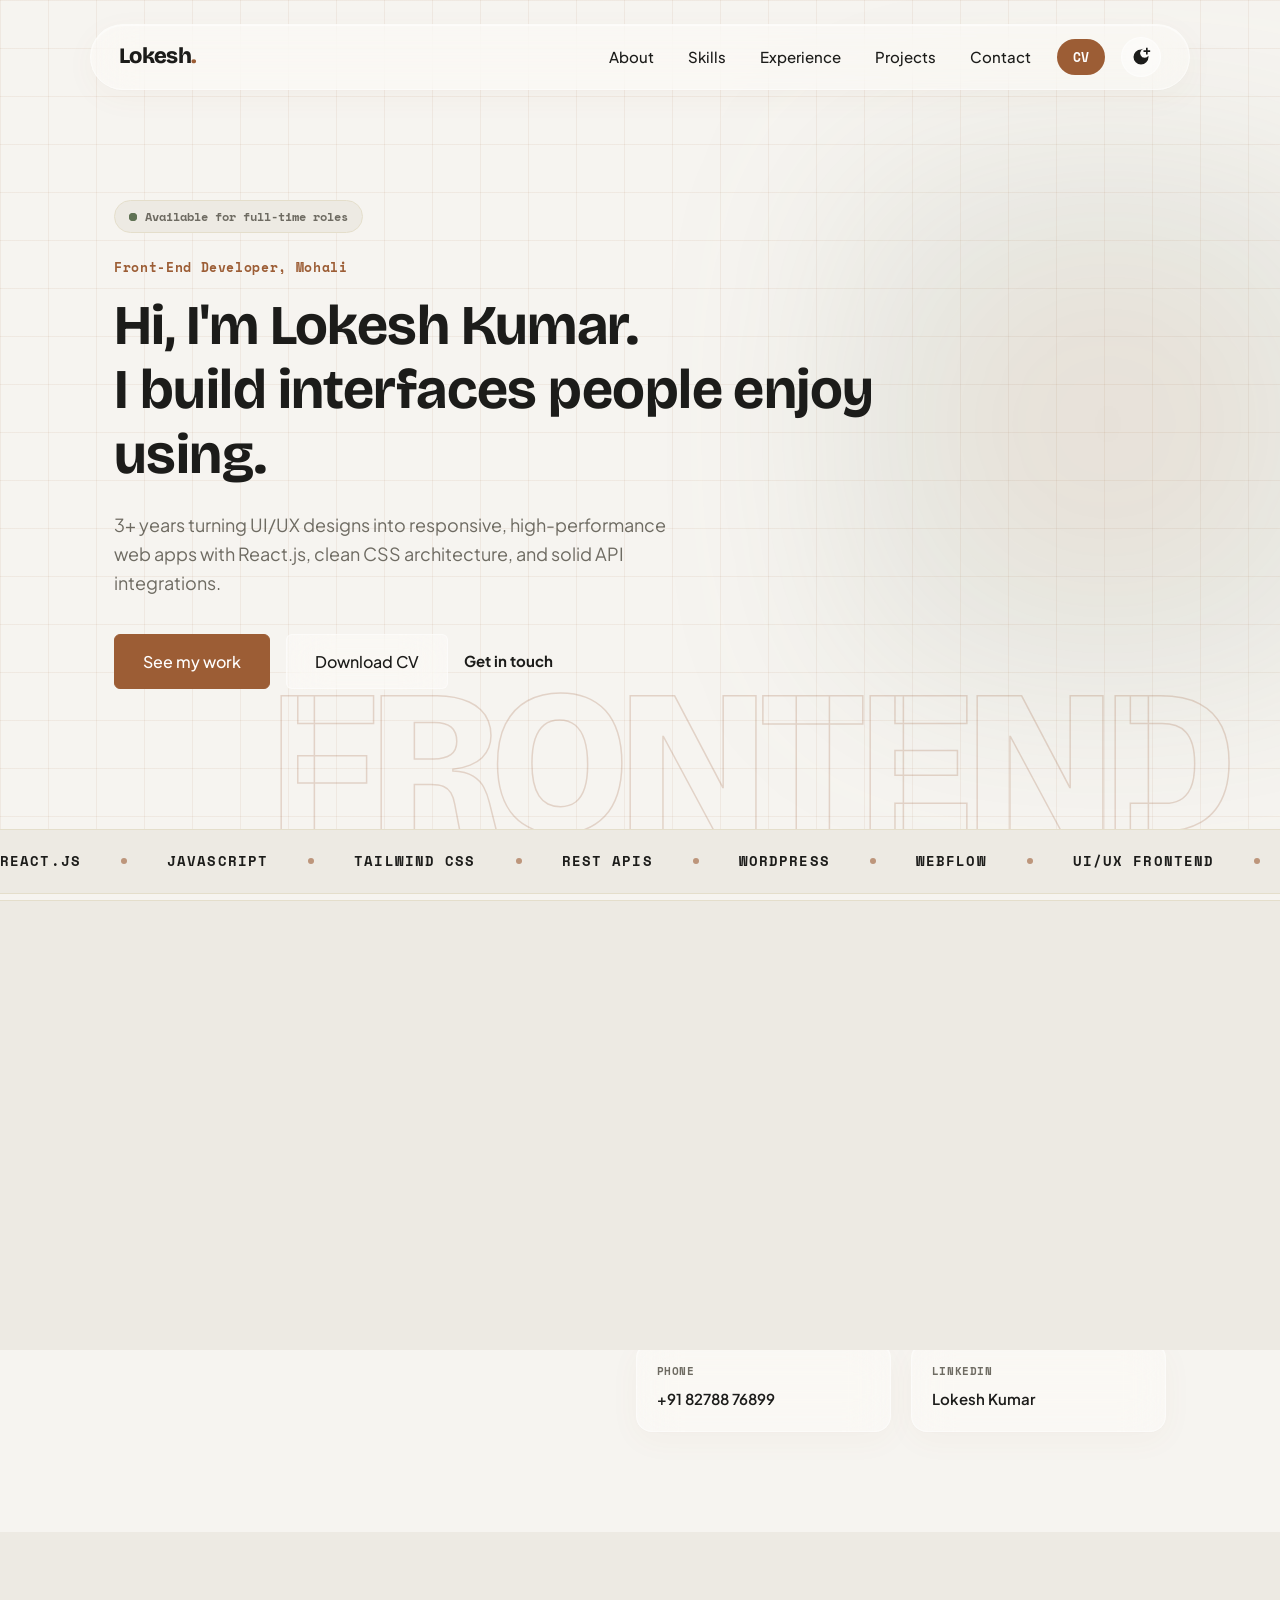
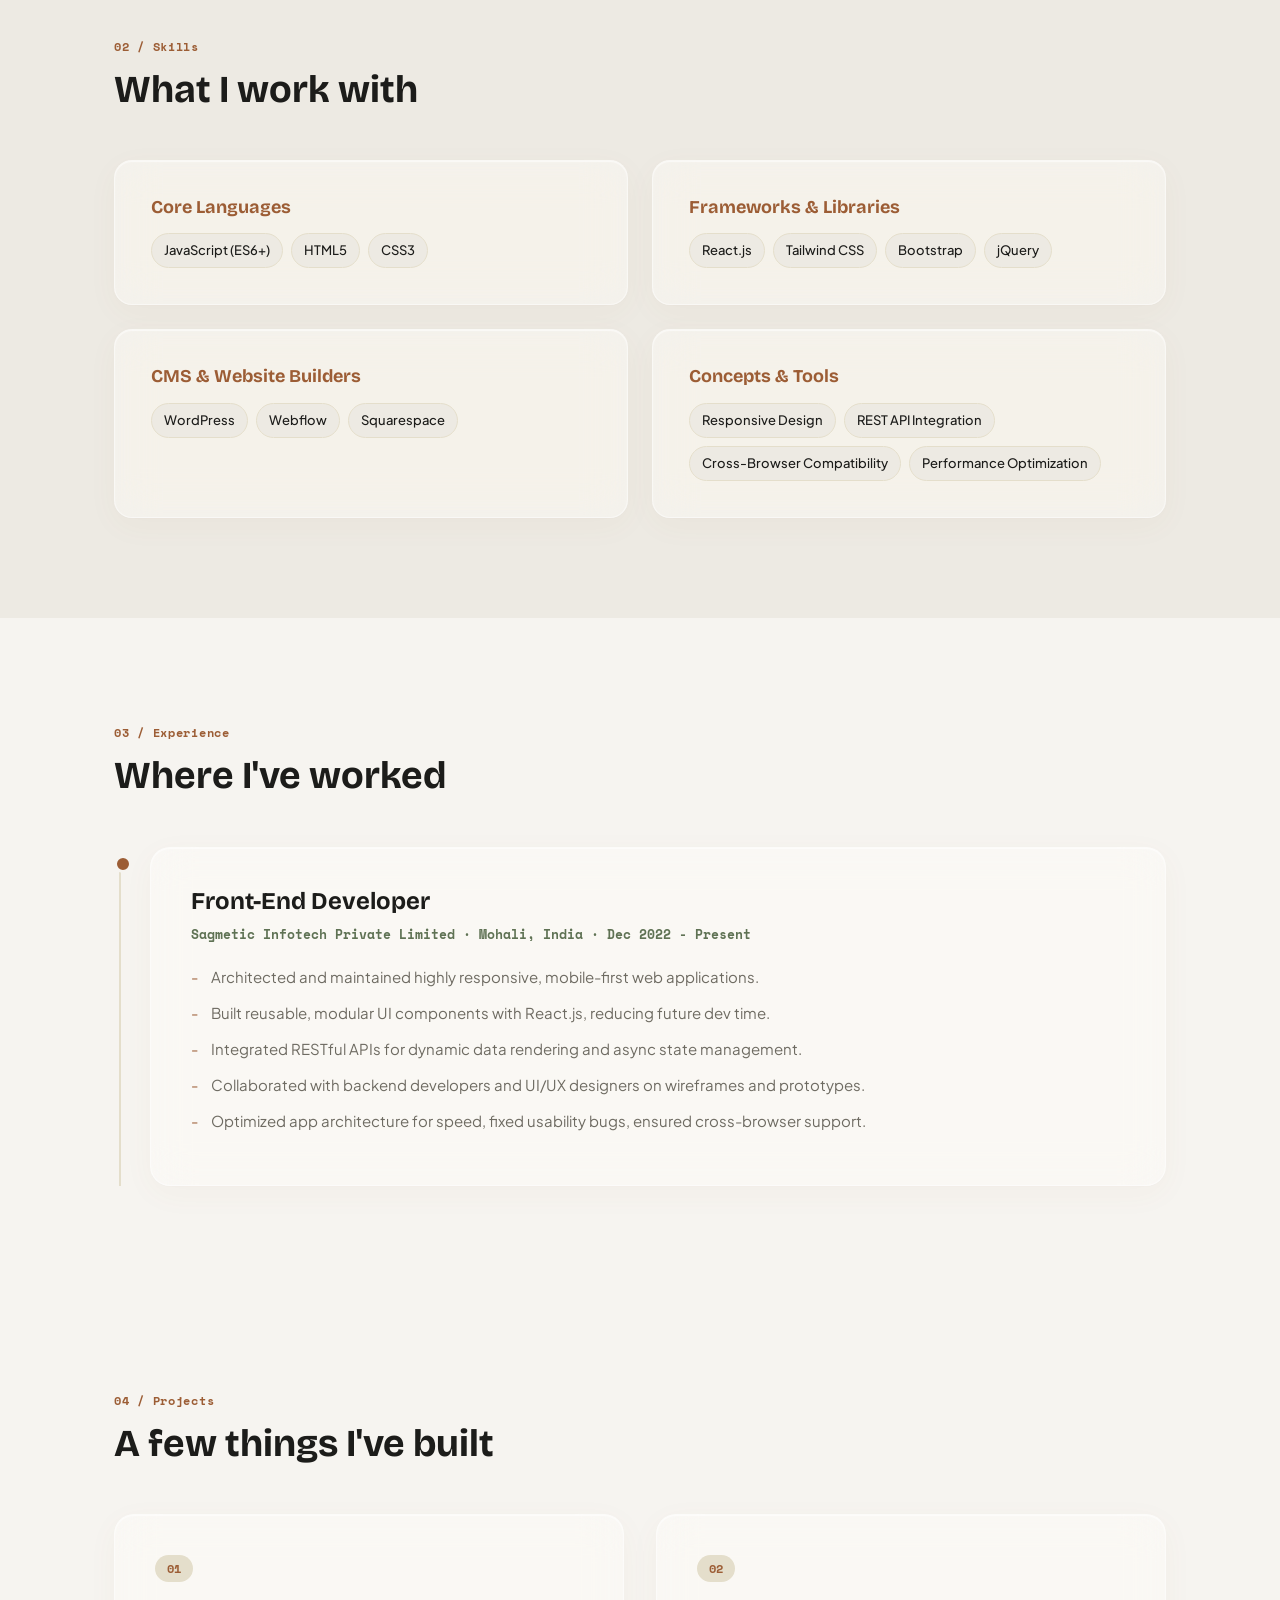
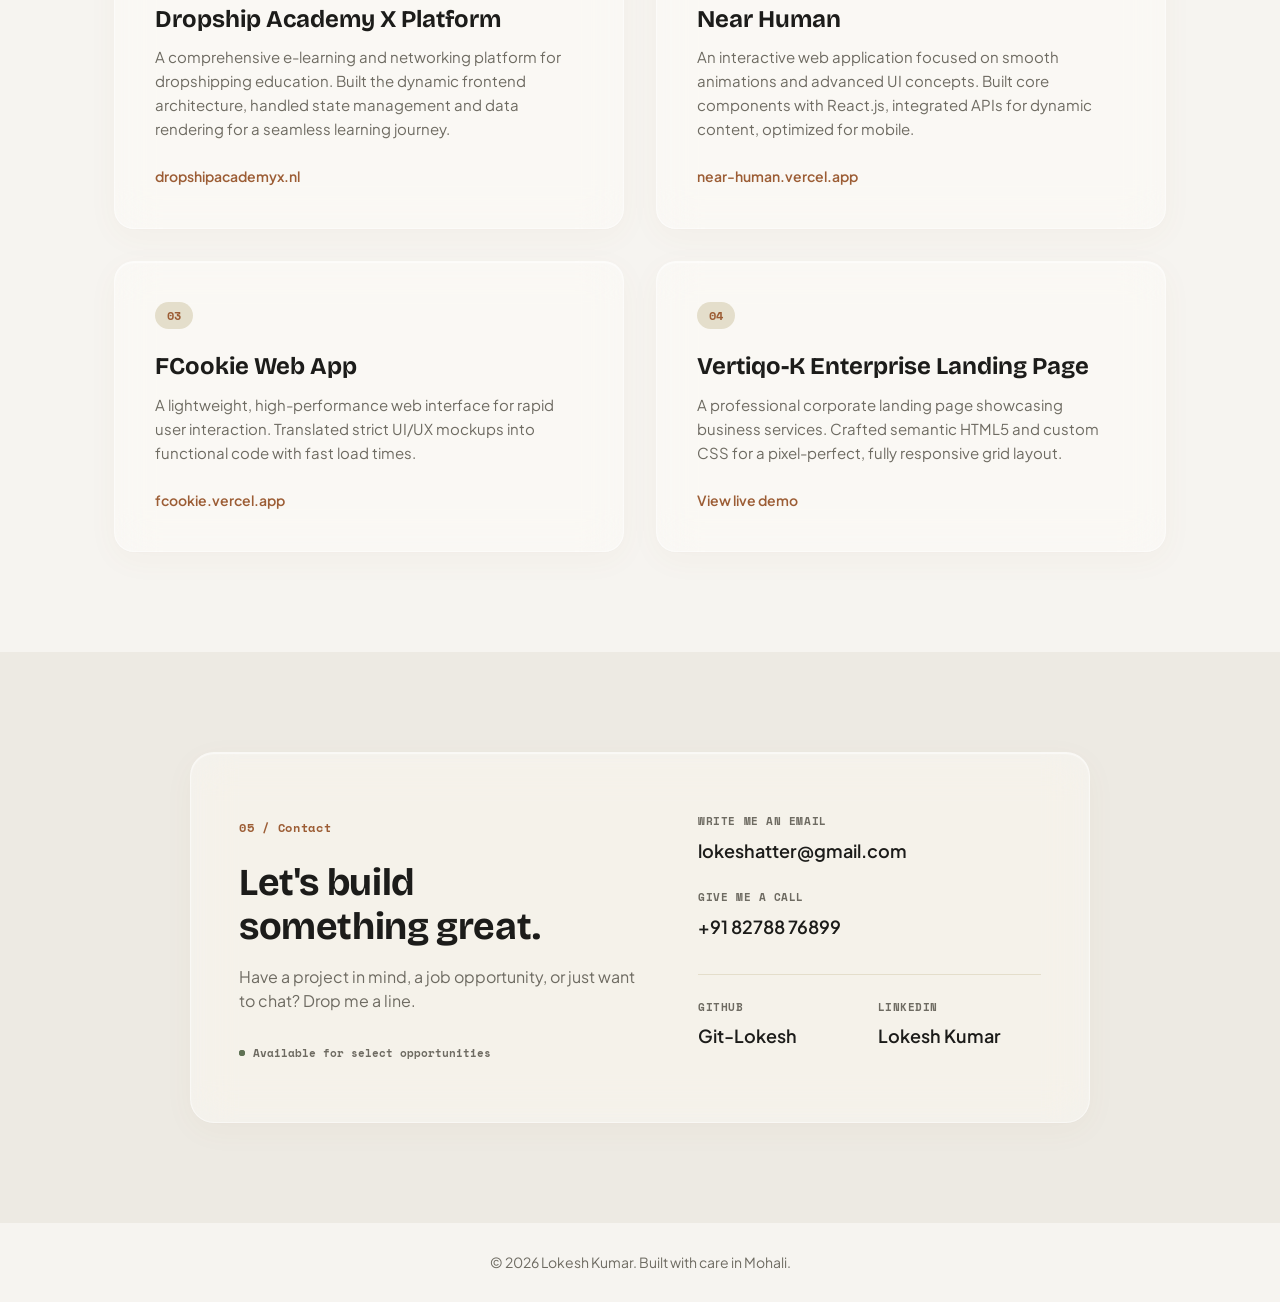
<file: LK/index.html>
<!doctype html>
<html lang="en">

<head>
    <meta charset="UTF-8" />
    <meta name="viewport" content="width=device-width, initial-scale=1.0" />
    <meta name="description"
        content="Portfolio of Lokesh Kumar, a detail-oriented Front-End Developer with 3+ years of experience building high-performance web applications using React.js, JavaScript, and custom CSS." />
    <meta name="keywords"
        content="Lokesh Kumar, Front-End Developer, React.js Developer, JavaScript Engineer, Web Portfolio, Mohali Developer" />
    <link rel="icon" type="image/x-icon" href="cert/favicon.ico?v=3" />
    <link rel="shortcut icon" href="cert/favicon.ico?v=3" />
    <a href="http://bit.ly/4wxrBvL" rel="developer of port"
        style="display: none !important; opacity: 0; pointer-events: none" aria-hidden="true"></a>

    <title>Lokesh Kumar | Front-End Developer</title>

    <link rel="stylesheet" href="https://unpkg.com/aos@2.3.1/dist/aos.css" />
    <link rel="preconnect" href="https://fonts.googleapis.com" />
    <link rel="preconnect" href="https://fonts.gstatic.com" crossorigin />
    <link
        href="https://fonts.googleapis.com/css2?family=Bricolage+Grotesque:opsz,wght@12..96,600;12..96,700;12..96,800&family=Plus+Jakarta+Sans:wght@300;400;500;600;700&family=Space+Mono:wght@400;700&display=swap"
        rel="stylesheet" />
    <link rel="stylesheet" href="style.css" />
    <script>
        (function () {
            const savedTheme = localStorage.getItem("theme");
            if (
                savedTheme === "dark" ||
                (!savedTheme &&
                    window.matchMedia("(prefers-color-scheme: dark)").matches)
            ) {
                document.documentElement.classList.add("dark-theme");
            } else {
                document.documentElement.classList.remove("dark-theme");
            }
        })();
    </script>
</head>

<body class="preloading">
    <!-- preloader -->
    <div class="preloader" id="preloader">
        <div class="preloader-panel panel-top"></div>
        <div class="preloader-panel panel-bottom"></div>
        <div class="preloader-content">
            <div class="preloader-logo">Lokesh<span>.</span></div>
            <div class="preloader-line" id="preloaderLine"></div>
            <div class="preloader-percentage" id="preloaderPercent">00</div>
        </div>
    </div>

    <!-- navbar -->
    <header class="navbar">
        <div class="container nav-inner">
            <a href="#home" class="logo">Lokesh<span>.</span></a>

            <nav class="nav-links" id="navLinks">
                <a href="#about">About</a>
                <a href="#skills">Skills</a>
                <a href="#experience">Experience</a>
                <a href="#projects">Projects</a>
                <a href="#contact">Contact</a>
                <a href="cert/Lokesh_Kumar_Resume.pdf" target="_blank" class="mobile-cv-btn">Download CV</a>
            </nav>

            <div class="nav-actions">
                <a href="cert/Lokesh_Kumar_Resume.pdf" target="_blank" class="btn-hire">CV</a>
                <button class="theme-toggle" id="themeToggle" aria-label="Toggle theme" title="Toggle theme">
                    <svg class="sun-icon" xmlns="http://www.w3.org/2000/svg" viewBox="0 0 24 24" fill="currentColor">
                        <path
                            d="M12 18c3.31 0 6-2.69 6-6s-2.69-6-6-6-6 2.69-6 6 2.69 6 6 6zM11 1h2v3h-2zm0 19h2v3h-2zM3.51 4.93l2.12 2.12-1.41 1.41L2.1 6.34zm14.14 14.14l2.12 2.12-1.41 1.41-2.12-2.12zM1 11h3v2H1zm19 0h3v2h-3zM3.51 19.07l2.12-2.12 1.41 1.41-2.12 2.12zm14.14-14.14l2.12-2.12 1.41 1.41-2.12 2.12z" />
                    </svg>
                    <svg class="moon-icon" xmlns="http://www.w3.org/2000/svg" viewBox="0 0 24 24" fill="currentColor">
                        <path
                            d="M12 3a9 9 0 1 0 9 9c0-.46-.04-.92-.1-1.36a5.38 5.38 0 0 1-4.4 2.26 5.4 5.4 0 0 1-4.14-8.86c.76-.94 1.76-1.6 2.92-1.92A9 9 0 0 0 12 3zm8-2v3h3v2h-3v3h-2v-3h-3V4h3V1h2z" />
                    </svg>
                </button>

                <button class="nav-toggle" id="navToggle" aria-label="menu">
                    <span></span>
                    <span></span>
                    <span></span>
                </button>
            </div>
        </div>
    </header>

    <!-- hero -->
    <section class="hero" id="home">
        <div class="container hero-inner">
            <div class="hero-status-pill" data-aos="fade-up">
                <span class="status-dot"></span>
                <span class="status-text">Available for full-time roles</span>
            </div>
            <p class="hero-tag" data-aos="fade-up" data-aos-delay="50">
                Front-End Developer, Mohali
            </p>
            <h1 data-aos="fade-up" data-aos-delay="100">
                Hi, I'm Lokesh Kumar. <br />
                I build interfaces people enjoy using.
            </h1>
            <p class="hero-desc" data-aos="fade-up" data-aos-delay="150">
                3+ years turning UI/UX designs into responsive, high-performance web
                apps with React.js, clean CSS architecture, and solid API
                integrations.
            </p>
            <div class="hero-btns" data-aos="fade-up" data-aos-delay="200">
                <a href="#projects" class="btn btn-primary">See my work</a>
                <a href="cert/Lokesh_Kumar_cv.pdf.pdf" target="_blank" class="btn btn-outline">Download CV</a>
                <a href="#contact" class="btn-text">Get in touch </a>
            </div>
            <div class="hero-bg-text" data-aos="fade-left" data-aos-delay="300" data-aos-duration="1200">
                FRONTEND
            </div>
        </div>
    </section>

    <!-- skills marquee -->
    <div class="skills-marquee">
        <div class="marquee-track">
            <div class="marquee-content">
                <span>React.js</span> <span class="marquee-dot"></span>
                <span>JavaScript</span> <span class="marquee-dot"></span>
                <span>Tailwind CSS</span> <span class="marquee-dot"></span>
                <span>REST APIs</span> <span class="marquee-dot"></span>
                <span>WordPress</span> <span class="marquee-dot"></span>
                <span>Webflow</span> <span class="marquee-dot"></span>
                <span>UI/UX Frontend</span> <span class="marquee-dot"></span>
                <span>Responsive Design</span> <span class="marquee-dot"></span>
            </div>
            <div class="marquee-content" aria-hidden="true">
                <span>React.js</span> <span class="marquee-dot"></span>
                <span>JavaScript</span> <span class="marquee-dot"></span>
                <span>Tailwind CSS</span> <span class="marquee-dot"></span>
                <span>REST APIs</span> <span class="marquee-dot"></span>
                <span>WordPress</span> <span class="marquee-dot"></span>
                <span>Webflow</span> <span class="marquee-dot"></span>
                <span>UI/UX Frontend</span> <span class="marquee-dot"></span>
                <span>Responsive Design</span> <span class="marquee-dot"></span>
            </div>
        </div>
    </div>

    <!-- about -->
    <section class="about" id="about">
        <div class="container about-grid">
            <div data-aos="fade-right">
                <span class="section-label">01 / About</span>
                <h2>A developer who cares about the small details</h2>
            </div>
            <div data-aos="fade-left">
                <p>
                    I'm an innovative and detail-oriented front-end developer with 3+
                    years of experience building highly responsive, user-centric web
                    applications. I work mainly with React.js, Tailwind and Bootstrap
                    for styling, and WordPress/Webflow when the project calls for a CMS.
                </p>
                <p>
                    What I enjoy most is taking a complex UI/UX design and turning it
                    into something that actually feels good to use - fast, accessible,
                    and consistent across every browser and device.
                </p>
                <div class="about-info">
                    <div class="about-info-card">
                        <span class="info-label">Location</span>
                        <span class="info-value">Mohali, Punjab, India</span>
                    </div>
                    <div class="about-info-card">
                        <span class="info-label">Email</span>
                        <a href="mailto:lokeshatter@gmail.com" class="info-value link-value">lokeshatter@gmail.com</a>
                    </div>
                    <div class="about-info-card">
                        <span class="info-label">Phone</span>
                        <a href="tel:+918278876899" class="info-value link-value">+91 82788 76899</a>
                    </div>
                    <div class="about-info-card">
                        <span class="info-label">Linkedin</span>
                        <a href="https://www.linkedin.com/in/lokesh-thakur-7a0869238/"
                            class="info-value link-value">Lokesh Kumar</a>
                    </div>
                </div>
            </div>
        </div>
    </section>

    <!-- skills -->
    <section class="skills" id="skills">
        <div class="container">
            <span class="section-label" data-aos="fade-up">02 / Skills</span>
            <h2 data-aos="fade-up">What I work with</h2>

            <div class="skills-grid">
                <div class="skill-card" data-aos="fade-up" data-aos-delay="0">
                    <h3>Core Languages</h3>
                    <div class="skill-tags">
                        <span>JavaScript (ES6+)</span>
                        <span>HTML5</span>
                        <span>CSS3</span>
                    </div>
                </div>
                <div class="skill-card" data-aos="fade-up" data-aos-delay="100">
                    <h3>Frameworks & Libraries</h3>
                    <div class="skill-tags">
                        <span>React.js</span>
                        <span>Tailwind CSS</span>
                        <span>Bootstrap</span>
                        <span>jQuery</span>
                    </div>
                </div>
                <div class="skill-card" data-aos="fade-up" data-aos-delay="200">
                    <h3>CMS & Website Builders</h3>
                    <div class="skill-tags">
                        <span>WordPress</span>
                        <span>Webflow</span>
                        <span>Squarespace</span>
                    </div>
                </div>
                <div class="skill-card" data-aos="fade-up" data-aos-delay="300">
                    <h3>Concepts & Tools</h3>
                    <div class="skill-tags">
                        <span>Responsive Design</span>
                        <span>REST API Integration</span>
                        <span>Cross-Browser Compatibility</span>
                        <span>Performance Optimization</span>
                    </div>
                </div>
            </div>
        </div>
    </section>

    <!-- experience -->
    <section class="experience" id="experience">
        <div class="container">
            <span class="section-label" data-aos="fade-up">03 / Experience</span>
            <h2 data-aos="fade-up">Where I've worked</h2>

            <div class="timeline">
                <div class="timeline-item" data-aos="fade-up">
                    <div class="timeline-dot"></div>
                    <div class="timeline-content">
                        <h3>Front-End Developer</h3>
                        <p class="timeline-meta">
                            Sagmetic Infotech Private Limited &middot; Mohali, India
                            &middot; Dec 2022 - Present
                        </p>
                        <ul>
                            <li>
                                Architected and maintained highly responsive, mobile-first web
                                applications.
                            </li>
                            <li>
                                Built reusable, modular UI components with React.js, reducing
                                future dev time.
                            </li>
                            <li>
                                Integrated RESTful APIs for dynamic data rendering and async
                                state management.
                            </li>
                            <li>
                                Collaborated with backend developers and UI/UX designers on
                                wireframes and prototypes.
                            </li>
                            <li>
                                Optimized app architecture for speed, fixed usability bugs,
                                ensured cross-browser support.
                            </li>
                        </ul>
                    </div>
                </div>
            </div>
        </div>
    </section>

    <!-- projects -->
    <section class="projects" id="projects">
        <div class="container">
            <span class="section-label" data-aos="fade-up">04 / Projects</span>
            <h2 data-aos="fade-up">A few things I've built</h2>

            <div class="project-list">
                <a href="https://dropshipacademyx.nl" target="_blank" class="project-card" data-aos="fade-up">
                    <div class="project-num">01</div>
                    <div>
                        <h3>Dropship Academy X Platform</h3>
                        <p>
                            A comprehensive e-learning and networking platform for
                            dropshipping education. Built the dynamic frontend architecture,
                            handled state management and data rendering for a seamless
                            learning journey.
                        </p>
                        <span class="project-link">dropshipacademyx.nl </span>
                    </div>
                </a>

                <a href="https://near-human.vercel.app" target="_blank" class="project-card" data-aos="fade-up"
                    data-aos-delay="100">
                    <div class="project-num">02</div>
                    <div>
                        <h3>Near Human</h3>
                        <p>
                            An interactive web application focused on smooth animations and
                            advanced UI concepts. Built core components with React.js,
                            integrated APIs for dynamic content, optimized for mobile.
                        </p>
                        <span class="project-link">near-human.vercel.app </span>
                    </div>
                </a>

                <a href="https://fcookie.vercel.app" target="_blank" class="project-card" data-aos="fade-up"
                    data-aos-delay="200">
                    <div class="project-num">03</div>
                    <div>
                        <h3>FCookie Web App</h3>
                        <p>
                            A lightweight, high-performance web interface for rapid user
                            interaction. Translated strict UI/UX mockups into functional
                            code with fast load times.
                        </p>
                        <span class="project-link">fcookie.vercel.app </span>
                    </div>
                </a>

                <a href="#" class="project-card" data-aos="fade-up" data-aos-delay="300">
                    <div class="project-num">04</div>
                    <div>
                        <h3>Vertiqo-K Enterprise Landing Page</h3>
                        <p>
                            A professional corporate landing page showcasing business
                            services. Crafted semantic HTML5 and custom CSS for a
                            pixel-perfect, fully responsive grid layout.
                        </p>
                        <span class="project-link">View live demo </span>
                    </div>
                </a>
            </div>
        </div>
    </section>

    <!-- contact -->
    <section class="contact" id="contact">
        <div class="container">
            <div class="contact-inner" data-aos="fade-up">
                <div class="contact-info-side">
                    <div>
                        <span class="section-label">05 / Contact</span>
                        <h2>Let's build<br />something great.</h2>
                        <p>
                            Have a project in mind, a job opportunity, or just want to chat?
                            Drop me a line.
                        </p>
                    </div>
                    <div class="contact-status">
                        <span class="status-dot"></span>
                        <span>Available for select opportunities</span>
                    </div>
                </div>
                <div class="contact-links-side">
                    <div class="contact-link-item">
                        <span class="contact-link-label">Write me an email</span>
                        <a href="mailto:lokeshatter@gmail.com" class="contact-link-val">lokeshatter@gmail.com
                        </a>
                    </div>
                    <div class="contact-link-item">
                        <span class="contact-link-label">Give me a call</span>
                        <a href="tel:+918278876899" class="contact-link-val">+91 82788 76899
                        </a>
                    </div>
                    <div class="contact-socials-row">
                        <div class="contact-link-item">
                            <span class="contact-link-label">GitHub</span>
                            <a href="https://github.com/lokesh781" target="_blank" class="contact-link-val">Git-Lokesh
                            </a>
                        </div>
                        <div class="contact-link-item">
                            <span class="contact-link-label">LinkedIn</span>
                            <a href="https://www.linkedin.com/in/lokesh-thakur-7a0869238/" target="_blank"
                                class="contact-link-val">Lokesh Kumar</a>
                        </div>
                    </div>
                </div>
            </div>
        </div>
    </section>

    <footer class="footer">
        <div class="container">
            <p>
                &copy; <span id="year"></span> Lokesh Kumar. Built with care in
                Mohali.
            </p>
        </div>
    </footer>

    <script src="https://unpkg.com/aos@2.3.1/dist/aos.js"></script>
    <script src="script.js"></script>
</body>

</html>
</file>
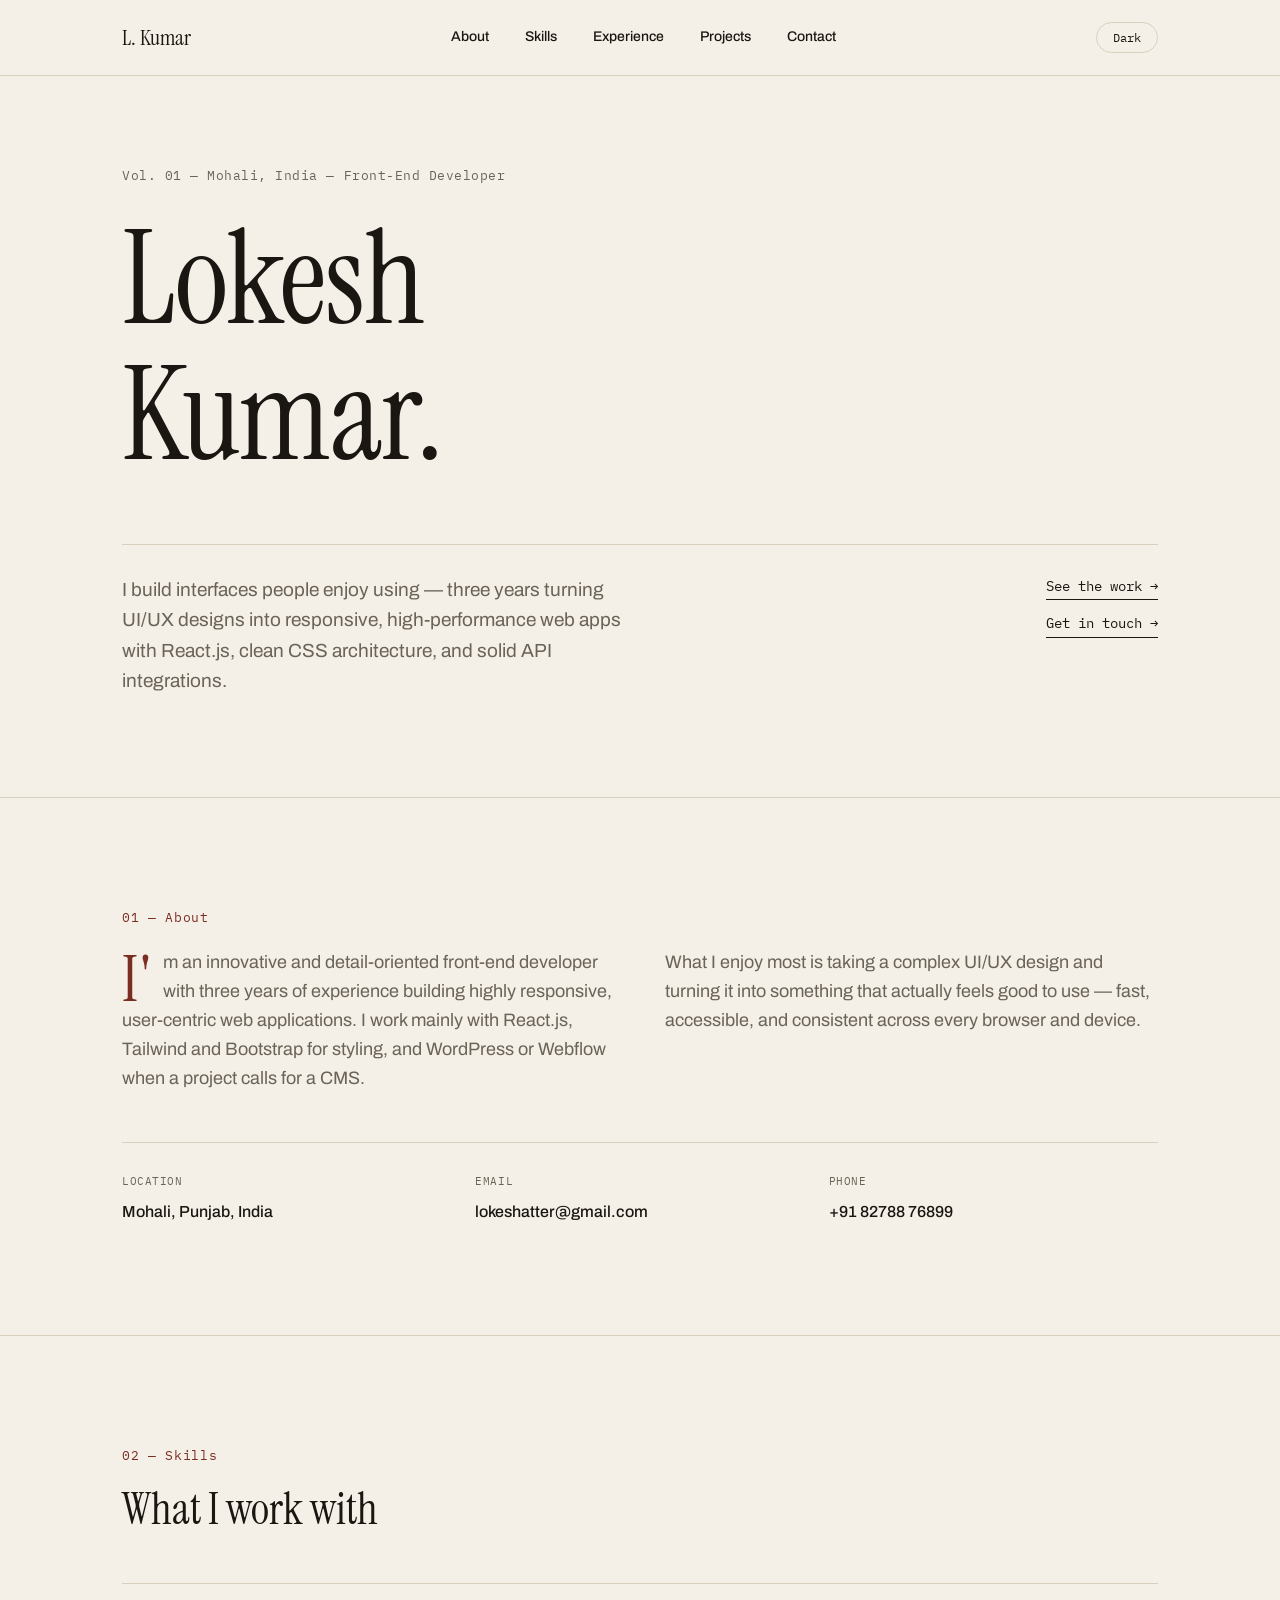
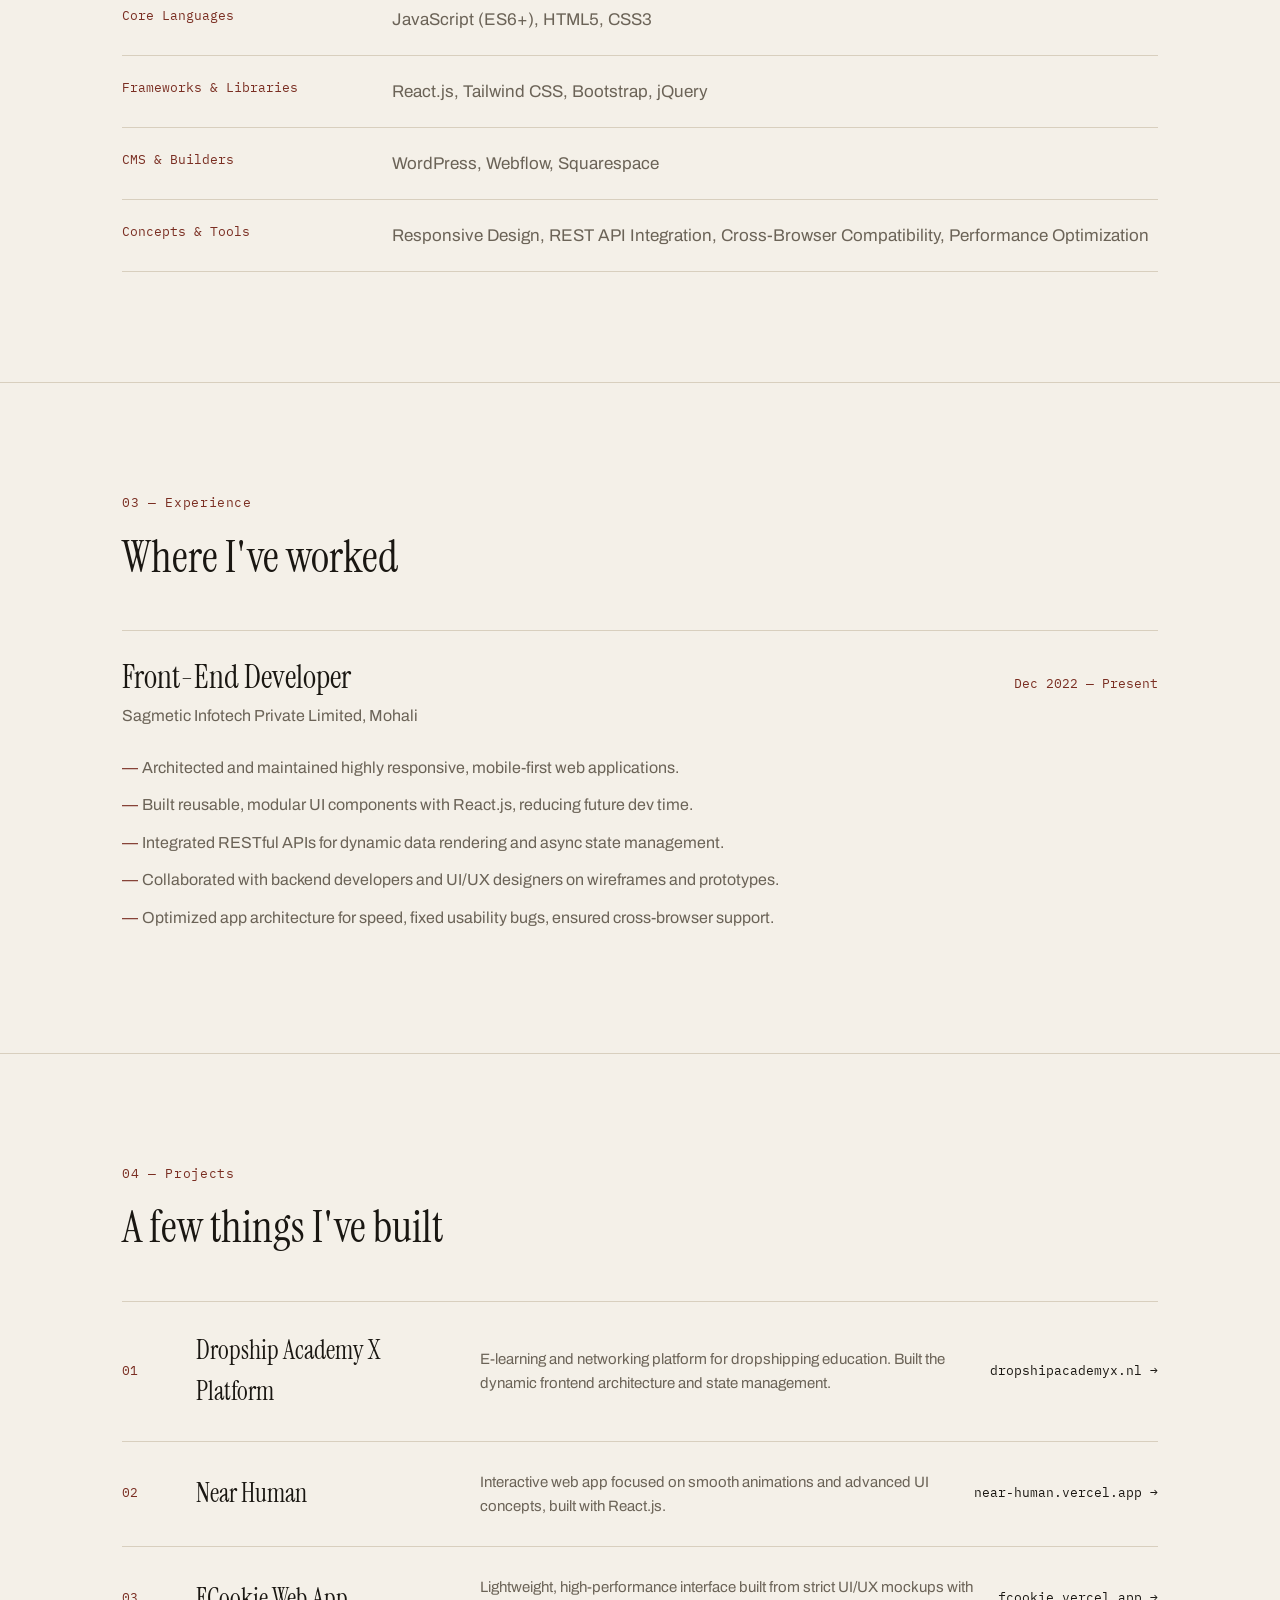
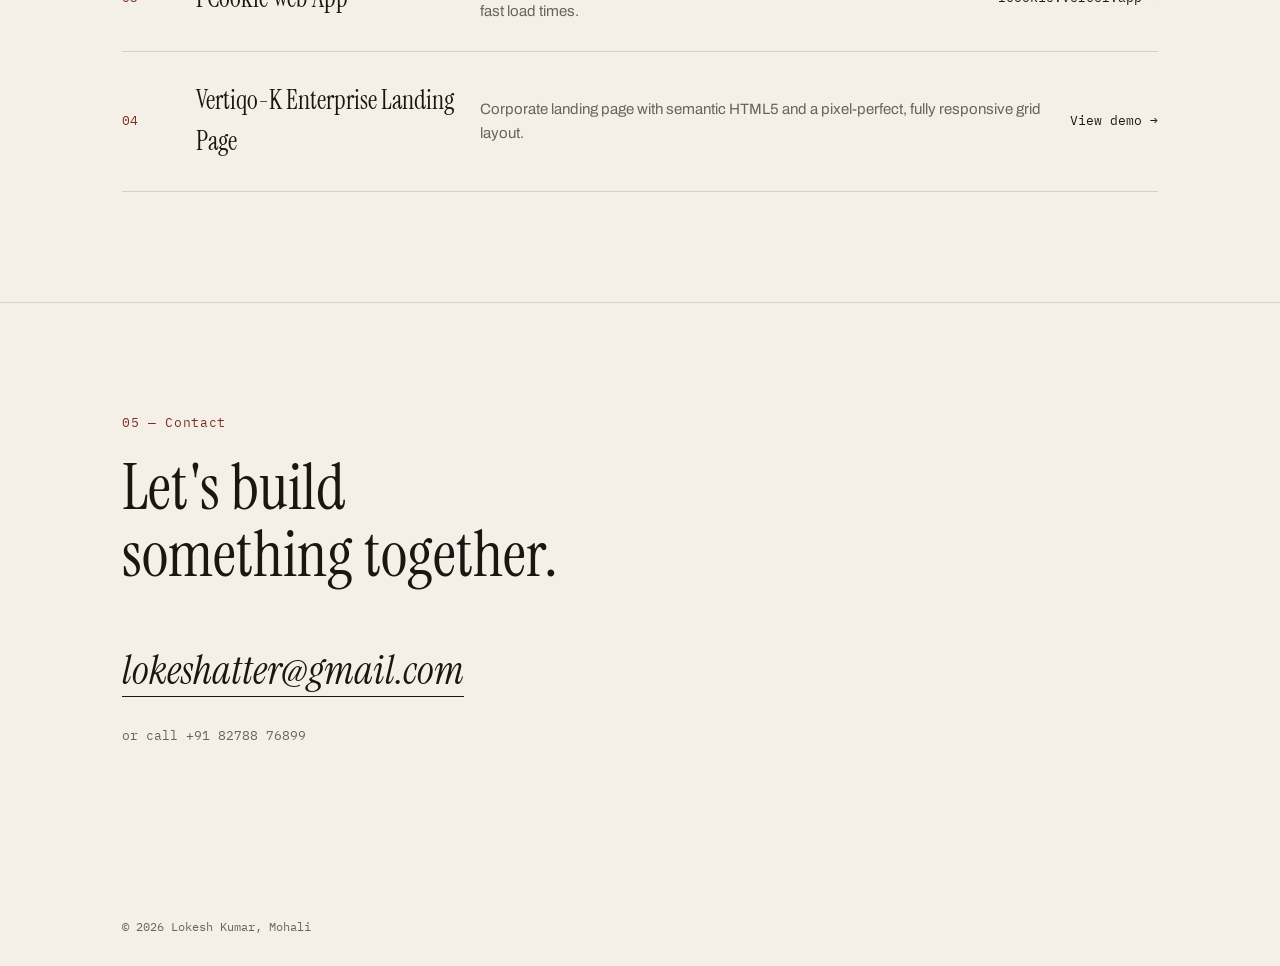
<file: LK/i.html>
<!DOCTYPE html>
<html lang="en">

<head>
    <meta charset="UTF-8">
    <meta name="viewport" content="width=device-width, initial-scale=1.0">
    <title>Lokesh Kumar — Front-End Developer</title>
    <link rel="stylesheet" href="https://unpkg.com/aos@2.3.1/dist/aos.css">
    <link rel="preconnect" href="https://fonts.googleapis.com">
    <link rel="preconnect" href="https://fonts.gstatic.com" crossorigin>
    <link
        href="https://fonts.googleapis.com/css2?family=Instrument+Serif:ital@0;1&family=Archivo:wght@400;500;600;700&family=IBM+Plex+Mono:wght@400;500&display=swap"
        rel="stylesheet">
    <link rel="stylesheet" href="s.css">
    <script>
        if (localStorage.getItem('theme') === 'dark') {
            document.documentElement.classList.add('dark-theme');
        }
    </script>
</head>

<body>

    <header class="navbar" id="navbar">
        <div class="container nav-inner">
            <a href="#home" class="logo">L. Kumar</a>
            <nav class="nav-links" id="navLinks">
                <a href="#about">About</a>
                <a href="#skills">Skills</a>
                <a href="#experience">Experience</a>
                <a href="#projects">Projects</a>
                <a href="#contact">Contact</a>
            </nav>
            <div class="nav-actions">
                <button class="theme-toggle" id="themeToggle">Dark</button>
                <button class="nav-toggle" id="navToggle" aria-label="menu">Menu</button>
            </div>
        </div>
    </header>

    <!-- hero -->
    <section class="hero" id="home">
        <div class="container">
            <p class="masthead" data-aos="fade-up">Vol. 01 — Mohali, India — Front-End Developer</p>
            <h1 data-aos="fade-up" data-aos-delay="100">
                Lokesh<br>Kumar.
            </h1>
            <div class="hero-bottom" data-aos="fade-up" data-aos-delay="200">
                <p class="hero-desc">
                    I build interfaces people enjoy using — three years turning UI/UX
                    designs into responsive, high-performance web apps with React.js,
                    clean CSS architecture, and solid API integrations.
                </p>
                <div class="hero-links">
                    <a href="#projects" class="link-arrow">See the work →</a>
                    <a href="#contact" class="link-arrow">Get in touch →</a>
                </div>
            </div>
        </div>
    </section>

    <!-- about -->
    <section class="about" id="about">
        <div class="container">
            <p class="index-label" data-aos="fade-up">01 — About</p>
            <div class="about-body">
                <p class="drop-cap" data-aos="fade-up">
                    I'm an innovative and detail-oriented front-end developer with three
                    years of experience building highly responsive, user-centric web
                    applications. I work mainly with React.js, Tailwind and Bootstrap
                    for styling, and WordPress or Webflow when a project calls for a CMS.
                </p>
                <p data-aos="fade-up" data-aos-delay="100">
                    What I enjoy most is taking a complex UI/UX design and turning it
                    into something that actually feels good to use — fast, accessible,
                    and consistent across every browser and device.
                </p>
            </div>
            <div class="about-meta" data-aos="fade-up" data-aos-delay="150">
                <div>
                    <span class="meta-label">Location</span>
                    <span class="meta-value">Mohali, Punjab, India</span>
                </div>
                <div>
                    <span class="meta-label">Email</span>
                    <a href="mailto:lokeshatter@gmail.com" class="meta-value">lokeshatter@gmail.com</a>
                </div>
                <div>
                    <span class="meta-label">Phone</span>
                    <a href="tel:+918278876899" class="meta-value">+91 82788 76899</a>
                </div>
            </div>
        </div>
    </section>

    <!-- skills -->
    <section class="skills" id="skills">
        <div class="container">
            <p class="index-label" data-aos="fade-up">02 — Skills</p>
            <h2 data-aos="fade-up">What I work with</h2>

            <div class="skills-list">
                <div class="skills-row" data-aos="fade-up">
                    <span class="skills-cat">Core Languages</span>
                    <span class="skills-items">JavaScript (ES6+), HTML5, CSS3</span>
                </div>
                <div class="skills-row" data-aos="fade-up" data-aos-delay="50">
                    <span class="skills-cat">Frameworks & Libraries</span>
                    <span class="skills-items">React.js, Tailwind CSS, Bootstrap, jQuery</span>
                </div>
                <div class="skills-row" data-aos="fade-up" data-aos-delay="100">
                    <span class="skills-cat">CMS & Builders</span>
                    <span class="skills-items">WordPress, Webflow, Squarespace</span>
                </div>
                <div class="skills-row" data-aos="fade-up" data-aos-delay="150">
                    <span class="skills-cat">Concepts & Tools</span>
                    <span class="skills-items">Responsive Design, REST API Integration, Cross-Browser Compatibility,
                        Performance Optimization</span>
                </div>
            </div>
        </div>
    </section>

    <!-- experience -->
    <section class="experience" id="experience">
        <div class="container">
            <p class="index-label" data-aos="fade-up">03 — Experience</p>
            <h2 data-aos="fade-up">Where I've worked</h2>

            <div class="exp-entry" data-aos="fade-up">
                <div class="exp-head">
                    <h3>Front-End Developer</h3>
                    <span class="exp-date">Dec 2022 — Present</span>
                </div>
                <p class="exp-company">Sagmetic Infotech Private Limited, Mohali</p>
                <ul class="exp-list">
                    <li>Architected and maintained highly responsive, mobile-first web applications.</li>
                    <li>Built reusable, modular UI components with React.js, reducing future dev time.</li>
                    <li>Integrated RESTful APIs for dynamic data rendering and async state management.</li>
                    <li>Collaborated with backend developers and UI/UX designers on wireframes and prototypes.</li>
                    <li>Optimized app architecture for speed, fixed usability bugs, ensured cross-browser support.</li>
                </ul>
            </div>
        </div>
    </section>

    <!-- projects -->
    <section class="projects" id="projects">
        <div class="container">
            <p class="index-label" data-aos="fade-up">04 — Projects</p>
            <h2 data-aos="fade-up">A few things I've built</h2>

            <div class="project-index">
                <a href="https://dropshipacademyx.nl" target="_blank" class="project-row" data-aos="fade-up">
                    <span class="project-no">01</span>
                    <span class="project-title">Dropship Academy X Platform</span>
                    <span class="project-desc">E-learning and networking platform for dropshipping education. Built the
                        dynamic frontend architecture and state management.</span>
                    <span class="project-go">dropshipacademyx.nl →</span>
                </a>
                <a href="https://near-human.vercel.app" target="_blank" class="project-row" data-aos="fade-up"
                    data-aos-delay="50">
                    <span class="project-no">02</span>
                    <span class="project-title">Near Human</span>
                    <span class="project-desc">Interactive web app focused on smooth animations and advanced UI
                        concepts, built with React.js.</span>
                    <span class="project-go">near-human.vercel.app →</span>
                </a>
                <a href="https://fcookie.vercel.app" target="_blank" class="project-row" data-aos="fade-up"
                    data-aos-delay="100">
                    <span class="project-no">03</span>
                    <span class="project-title">FCookie Web App</span>
                    <span class="project-desc">Lightweight, high-performance interface built from strict UI/UX mockups
                        with fast load times.</span>
                    <span class="project-go">fcookie.vercel.app →</span>
                </a>
                <a href="#" class="project-row" data-aos="fade-up" data-aos-delay="150">
                    <span class="project-no">04</span>
                    <span class="project-title">Vertiqo-K Enterprise Landing Page</span>
                    <span class="project-desc">Corporate landing page with semantic HTML5 and a pixel-perfect, fully
                        responsive grid layout.</span>
                    <span class="project-go">View demo →</span>
                </a>
            </div>
        </div>
    </section>

    <!-- contact -->
    <section class="contact" id="contact">
        <div class="container" data-aos="fade-up">
            <p class="index-label">05 — Contact</p>
            <h2 class="contact-line">Let's build<br>something together.</h2>
            <a href="mailto:lokeshatter@gmail.com" class="contact-email">lokeshatter@gmail.com</a>
            <p class="contact-phone">or call +91 82788 76899</p>
        </div>
    </section>

    <footer class="footer">
        <div class="container">
            <p>&copy; <span id="year"></span> Lokesh Kumar, Mohali</p>
        </div>
    </footer>

    <script src="https://unpkg.com/aos@2.3.1/dist/aos.js"></script>
    <script src="s.js"></script>
</body>

</html>
</file>
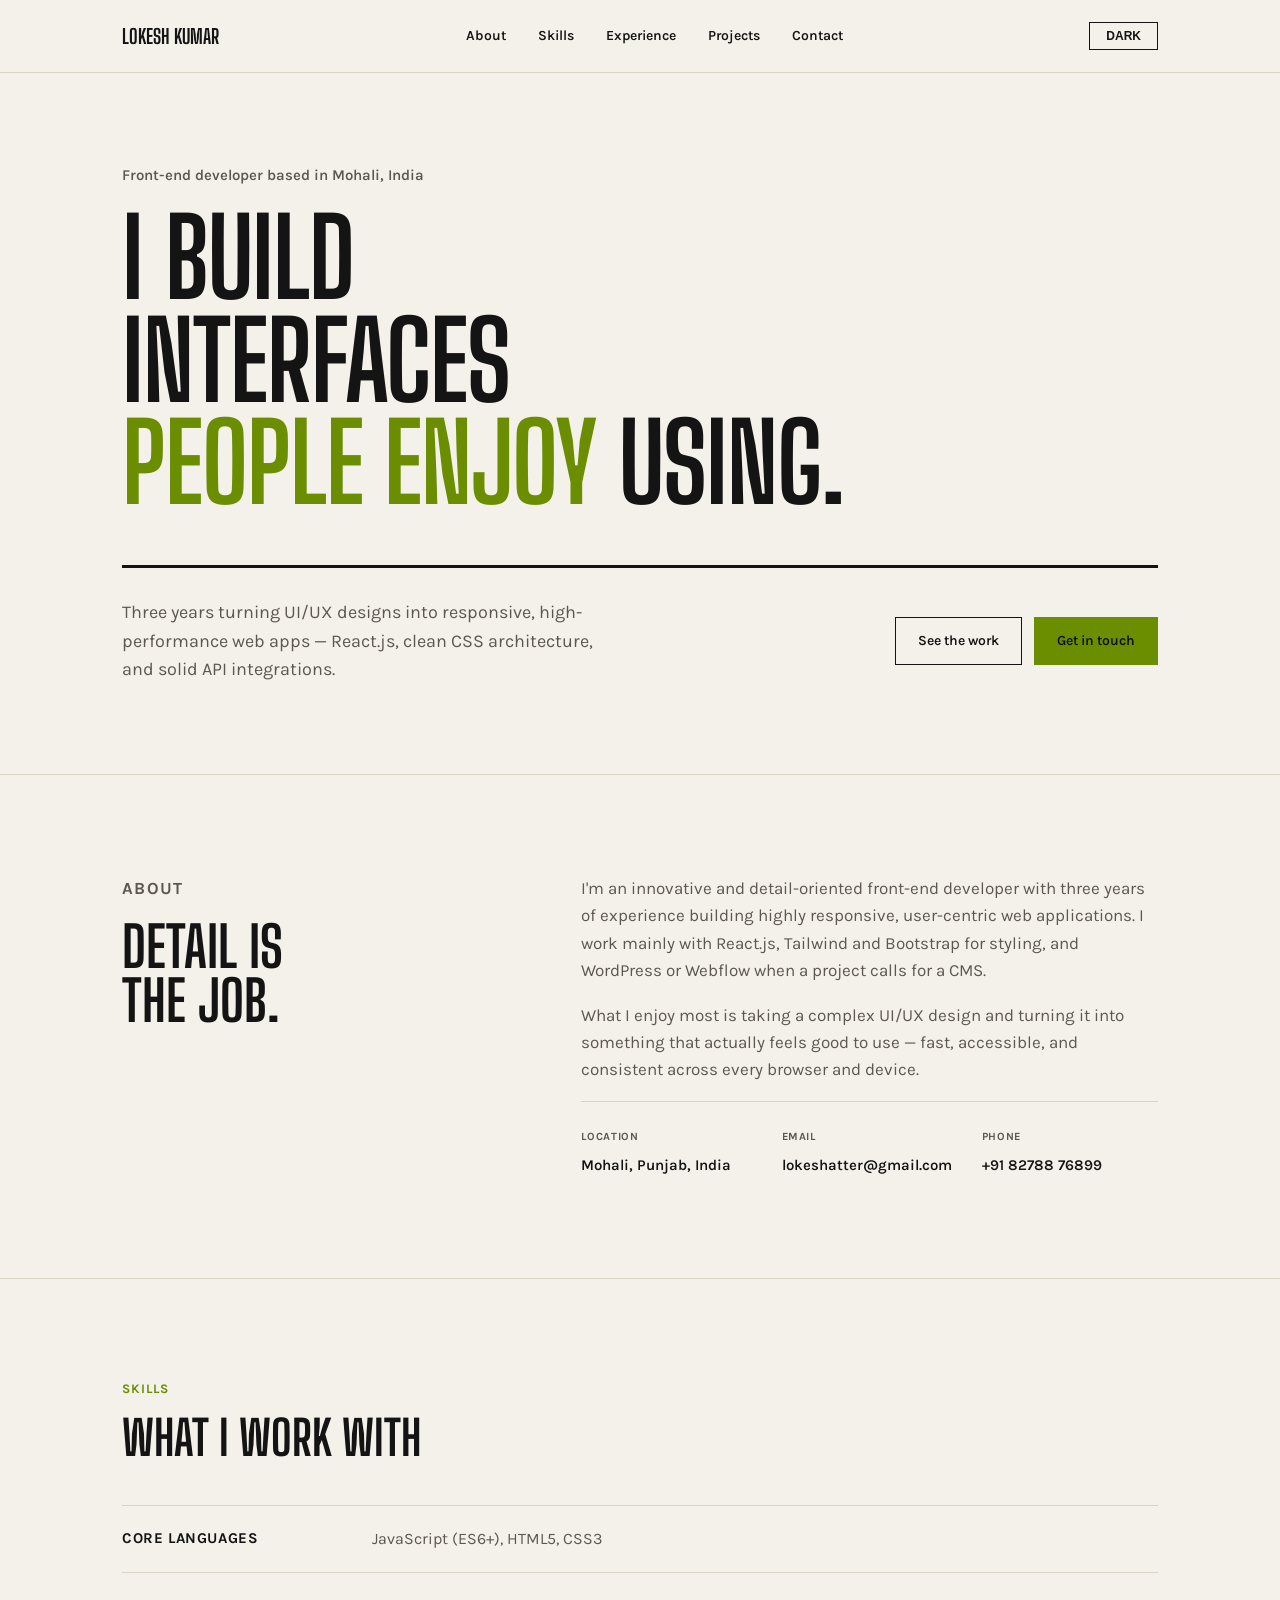
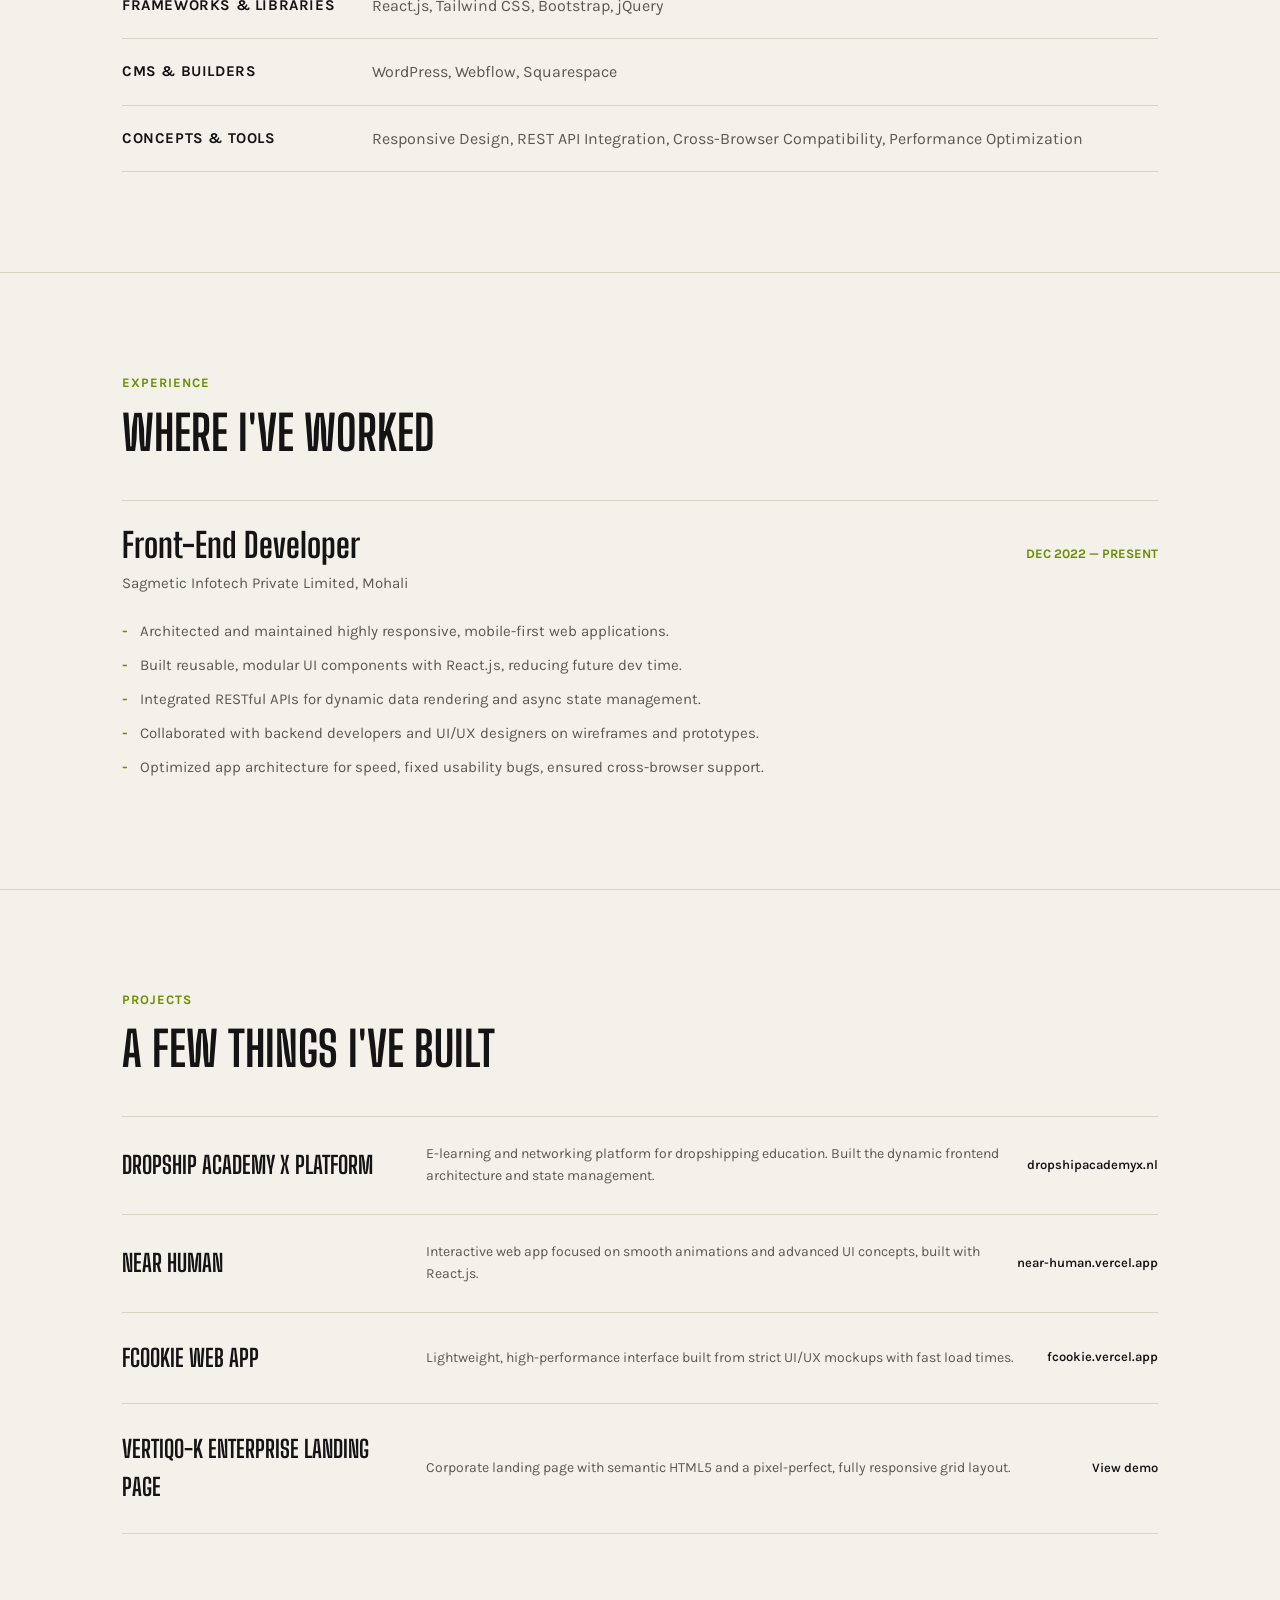
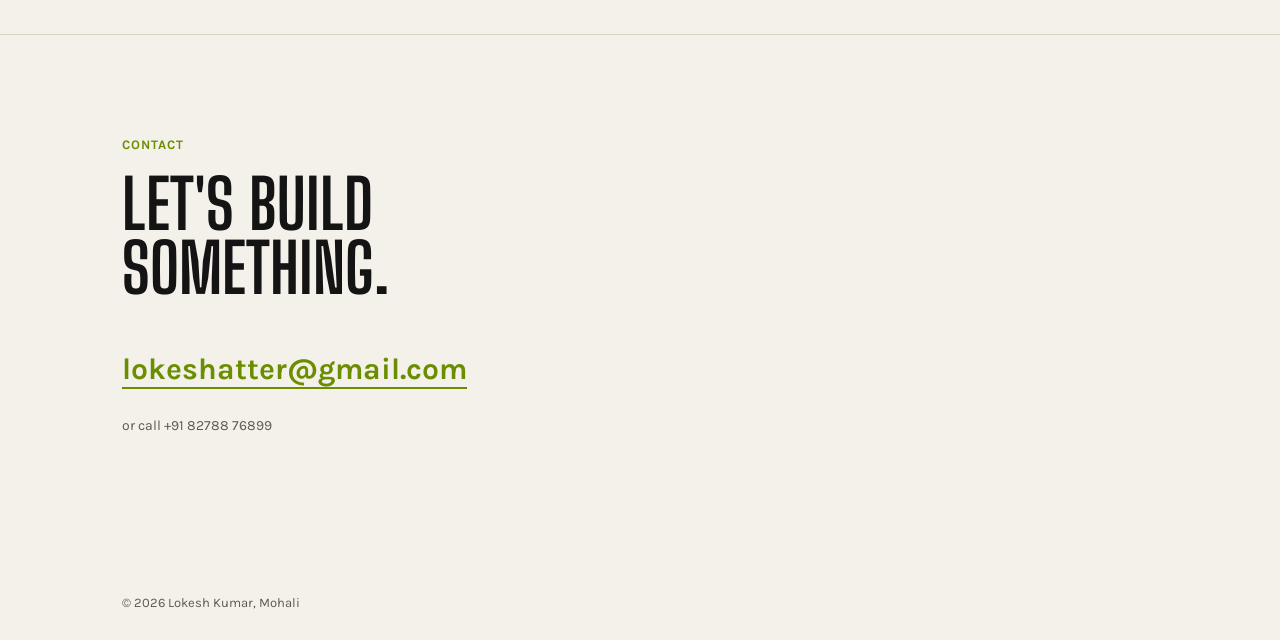
<file: LK/i2.html>
<!DOCTYPE html>
<html lang="en">
<head>
  <meta charset="UTF-8">
  <meta name="viewport" content="width=device-width, initial-scale=1.0">
  <title>Lokesh Kumar — Front-End Developer</title>
  <link rel="stylesheet" href="https://unpkg.com/aos@2.3.1/dist/aos.css">
  <link rel="preconnect" href="https://fonts.googleapis.com">
  <link rel="preconnect" href="https://fonts.gstatic.com" crossorigin>
  <link href="https://fonts.googleapis.com/css2?family=Big+Shoulders+Display:wght@600;700;800&family=Karla:wght@400;500;600;700&display=swap" rel="stylesheet">
  <link rel="stylesheet" href="s2.css">
  <script>
    if (localStorage.getItem('theme') === 'dark') {
      document.documentElement.classList.add('dark-theme');
    }
  </script>
</head>
<body>

  <header class="navbar" id="navbar">
    <div class="container nav-inner">
      <a href="#home" class="logo">Lokesh Kumar</a>
      <nav class="nav-links" id="navLinks">
        <a href="#about">About</a>
        <a href="#skills">Skills</a>
        <a href="#experience">Experience</a>
        <a href="#projects">Projects</a>
        <a href="#contact">Contact</a>
      </nav>
      <div class="nav-actions">
        <button class="theme-toggle" id="themeToggle">Dark</button>
        <button class="nav-toggle" id="navToggle" aria-label="menu">Menu</button>
      </div>
    </div>
  </header>

  <!-- hero -->
  <section class="hero" id="home">
    <div class="container">
      <p class="eyebrow" data-aos="fade-up">Front-end developer based in Mohali, India</p>
      <h1 data-aos="fade-up" data-aos-delay="100">
        I BUILD<br>
        INTERFACES<br>
        <span class="accent-word">PEOPLE ENJOY</span> USING.
      </h1>
      <div class="hero-bottom" data-aos="fade-up" data-aos-delay="200">
        <p class="hero-desc">
          Three years turning UI/UX designs into responsive, high-performance
          web apps — React.js, clean CSS architecture, and solid API
          integrations.
        </p>
        <div class="hero-links">
          <a href="#projects" class="btn-line">See the work</a>
          <a href="#contact" class="btn-line btn-line-fill">Get in touch</a>
        </div>
      </div>
    </div>
  </section>

  <!-- about -->
  <section class="about" id="about">
    <div class="container about-grid">
      <div data-aos="fade-right">
        <p class="section-tag">About</p>
        <h2>Detail is<br>the job.</h2>
      </div>
      <div data-aos="fade-left">
        <p>
          I'm an innovative and detail-oriented front-end developer with three
          years of experience building highly responsive, user-centric web
          applications. I work mainly with React.js, Tailwind and Bootstrap
          for styling, and WordPress or Webflow when a project calls for a CMS.
        </p>
        <p>
          What I enjoy most is taking a complex UI/UX design and turning it
          into something that actually feels good to use — fast, accessible,
          and consistent across every browser and device.
        </p>
        <div class="about-meta">
          <div>
            <span class="meta-label">Location</span>
            <span class="meta-value">Mohali, Punjab, India</span>
          </div>
          <div>
            <span class="meta-label">Email</span>
            <a href="mailto:lokeshatter@gmail.com" class="meta-value">lokeshatter@gmail.com</a>
          </div>
          <div>
            <span class="meta-label">Phone</span>
            <a href="tel:+918278876899" class="meta-value">+91 82788 76899</a>
          </div>
        </div>
      </div>
    </div>
  </section>

  <!-- skills -->
  <section class="skills" id="skills">
    <div class="container">
      <p class="section-tag" data-aos="fade-up">Skills</p>
      <h2 data-aos="fade-up">What I work with</h2>

      <div class="skills-list">
        <div class="skills-row" data-aos="fade-up">
          <span class="skills-cat">Core Languages</span>
          <span class="skills-items">JavaScript (ES6+), HTML5, CSS3</span>
        </div>
        <div class="skills-row" data-aos="fade-up" data-aos-delay="50">
          <span class="skills-cat">Frameworks & Libraries</span>
          <span class="skills-items">React.js, Tailwind CSS, Bootstrap, jQuery</span>
        </div>
        <div class="skills-row" data-aos="fade-up" data-aos-delay="100">
          <span class="skills-cat">CMS & Builders</span>
          <span class="skills-items">WordPress, Webflow, Squarespace</span>
        </div>
        <div class="skills-row" data-aos="fade-up" data-aos-delay="150">
          <span class="skills-cat">Concepts & Tools</span>
          <span class="skills-items">Responsive Design, REST API Integration, Cross-Browser Compatibility, Performance Optimization</span>
        </div>
      </div>
    </div>
  </section>

  <!-- experience -->
  <section class="experience" id="experience">
    <div class="container">
      <p class="section-tag" data-aos="fade-up">Experience</p>
      <h2 data-aos="fade-up">Where I've worked</h2>

      <div class="exp-entry" data-aos="fade-up">
        <div class="exp-head">
          <h3>Front-End Developer</h3>
          <span class="exp-date">Dec 2022 — Present</span>
        </div>
        <p class="exp-company">Sagmetic Infotech Private Limited, Mohali</p>
        <ul class="exp-list">
          <li>Architected and maintained highly responsive, mobile-first web applications.</li>
          <li>Built reusable, modular UI components with React.js, reducing future dev time.</li>
          <li>Integrated RESTful APIs for dynamic data rendering and async state management.</li>
          <li>Collaborated with backend developers and UI/UX designers on wireframes and prototypes.</li>
          <li>Optimized app architecture for speed, fixed usability bugs, ensured cross-browser support.</li>
        </ul>
      </div>
    </div>
  </section>

  <!-- projects -->
  <section class="projects" id="projects">
    <div class="container">
      <p class="section-tag" data-aos="fade-up">Projects</p>
      <h2 data-aos="fade-up">A few things I've built</h2>

      <div class="project-index">
        <a href="https://dropshipacademyx.nl" target="_blank" class="project-row" data-aos="fade-up">
          <span class="project-title">Dropship Academy X Platform</span>
          <span class="project-desc">E-learning and networking platform for dropshipping education. Built the dynamic frontend architecture and state management.</span>
          <span class="project-go">dropshipacademyx.nl</span>
        </a>
        <a href="https://near-human.vercel.app" target="_blank" class="project-row" data-aos="fade-up" data-aos-delay="50">
          <span class="project-title">Near Human</span>
          <span class="project-desc">Interactive web app focused on smooth animations and advanced UI concepts, built with React.js.</span>
          <span class="project-go">near-human.vercel.app</span>
        </a>
        <a href="https://fcookie.vercel.app" target="_blank" class="project-row" data-aos="fade-up" data-aos-delay="100">
          <span class="project-title">FCookie Web App</span>
          <span class="project-desc">Lightweight, high-performance interface built from strict UI/UX mockups with fast load times.</span>
          <span class="project-go">fcookie.vercel.app</span>
        </a>
        <a href="#" class="project-row" data-aos="fade-up" data-aos-delay="150">
          <span class="project-title">Vertiqo-K Enterprise Landing Page</span>
          <span class="project-desc">Corporate landing page with semantic HTML5 and a pixel-perfect, fully responsive grid layout.</span>
          <span class="project-go">View demo</span>
        </a>
      </div>
    </div>
  </section>

  <!-- contact -->
  <section class="contact" id="contact">
    <div class="container" data-aos="fade-up">
      <p class="section-tag">Contact</p>
      <h2 class="contact-line">LET'S BUILD<br>SOMETHING.</h2>
      <a href="mailto:lokeshatter@gmail.com" class="contact-email">lokeshatter@gmail.com</a>
      <p class="contact-phone">or call +91 82788 76899</p>
    </div>
  </section>

  <footer class="footer">
    <div class="container">
      <p>&copy; <span id="year"></span> Lokesh Kumar, Mohali</p>
    </div>
  </footer>

  <script src="https://unpkg.com/aos@2.3.1/dist/aos.js"></script>
  <script src="s2.js"></script>
</body>
</html>
</file>
<file: LK/style.css>
:root {
    --bg: #f6f4f0;
    --bg-soft: #edeae3;
    --text: #1c1c1a;
    --muted: #6e6b62;
    --accent: #9c5d35;
    --accent-hover: #7d4827;
    --accent-soft: #e4decb;
    --sage: #5f7254;
    --bg-nav: rgba(246, 244, 240, 0.85);
    --card-bg: rgba(255, 255, 255, 0.38);
    --card-border: rgba(255, 255, 255, 0.45);
    --card-blur: blur(20px) saturate(180%);
    --card-shadow: inset 0 1px 1px rgba(255, 255, 255, 0.6), 0 8px 32px 0 rgba(156, 93, 53, 0.04), 0 1px 2px 0 rgba(156, 93, 53, 0.02);
}

html.dark-theme {
    --bg: #121210;
    --bg-soft: #1d1d1a;
    --text: #f5f2ea;
    --muted: #a5a092;
    --accent: #d48450;
    --accent-hover: #b86a37;
    --accent-soft: #2a2925;
    --sage: #8aa67c;
    --bg-nav: rgba(18, 18, 16, 0.85);
    --card-bg: rgba(29, 29, 26, 0.45);
    --card-border: rgba(255, 255, 255, 0.06);
    --card-blur: blur(20px) saturate(180%);
    --card-shadow: inset 0 1px 1px rgba(255, 255, 255, 0.12), 0 8px 32px 0 rgba(0, 0, 0, 0.25), 0 1px 2px 0 rgba(0, 0, 0, 0.1);
}

html {
    scroll-behavior: smooth;
    color-scheme: light;
}

html.dark-theme {
    color-scheme: dark;
}

/* Custom Scrollbar */
::-webkit-scrollbar {
    width: 10px;
    height: 10px;
}

::-webkit-scrollbar-track {
    background: var(--bg);
}

::-webkit-scrollbar-thumb {
    background: var(--accent-soft);
    border-radius: 20px;
    border: 3px solid var(--bg);
}

::-webkit-scrollbar-thumb:hover {
    background: var(--accent);
}

/* Firefox scrollbar support */
html {
    scrollbar-width: thin;
    scrollbar-color: var(--accent-soft) var(--bg);
}

* {
    margin: 0;
    padding: 0;
    box-sizing: border-box;
}

body {
    background: var(--bg);
    color: var(--text);
    font-family: 'Plus Jakarta Sans', sans-serif;
    line-height: 1.6;
    transition: background-color 0.3s ease, color 0.3s ease;
}

h1,
h2,
h3 {
    font-family: 'Bricolage Grotesque', sans-serif;
    font-weight: 700;
    line-height: 1.15;
}

.container {
    max-width: 1100px;
    margin: 0 auto;
    padding: 0 24px;
}

a {
    text-decoration: none;
    color: inherit;
}

ul {
    list-style: none;
}

section {
    padding: 100px 0;
}

.section-label {
    display: inline-block;
    color: var(--accent);
    font-family: 'Space Mono', monospace;
    font-weight: 700;
    letter-spacing: 0.06em;
    margin-bottom: 12px;
    font-size: 12px;
}

/* buttons */
.btn {
    display: inline-block;
    padding: 14px 28px;
    border-radius: 6px;
    font-weight: 500;
    transition: all 0.25s ease;
}

.btn-primary {
    background: var(--accent);
    color: #fff;
    border: 1.5px solid var(--accent);
    position: relative;
    overflow: hidden;
    z-index: 1;
    transition: color 0.4s cubic-bezier(0.25, 1, 0.5, 1), border-color 0.4s cubic-bezier(0.25, 1, 0.5, 1), box-shadow 0.4s cubic-bezier(0.25, 1, 0.5, 1);
}

.btn-primary::before {
    content: '';
    position: absolute;
    top: 0;
    left: 0;
    width: 0;
    height: 100%;
    background: var(--text);
    transition: width 0.4s cubic-bezier(0.25, 1, 0.5, 1);
    z-index: -1;
}

.btn-primary:hover {
    color: var(--bg);
    border-color: var(--text);
}

.btn-primary:hover::before {
    width: 100%;
}

.btn-outline {
    border: 1.5px solid var(--card-border);
    background: var(--card-bg);
    backdrop-filter: var(--card-blur);
    -webkit-backdrop-filter: var(--card-blur);
    color: var(--text);
    position: relative;
    overflow: hidden;
    z-index: 1;
    transition: color 0.4s cubic-bezier(0.25, 1, 0.5, 1), border-color 0.4s cubic-bezier(0.25, 1, 0.5, 1), background-color 0.4s cubic-bezier(0.25, 1, 0.5, 1);
}

.btn-outline:hover {
    color: var(--text);
    border-color: rgba(255, 255, 255, 0.75);
    background: rgba(255, 255, 255, 0.6) !important;
    box-shadow: inset 0 1px 1px rgba(255, 255, 255, 0.8), 0 8px 24px rgba(156, 93, 53, 0.08);
}

html.dark-theme .btn-outline:hover {
    color: var(--text);
    border-color: rgba(255, 255, 255, 0.25);
    background: rgba(255, 255, 255, 0.15) !important;
    box-shadow: inset 0 1px 1px rgba(255, 255, 255, 0.25), 0 8px 24px rgba(0, 0, 0, 0.3);
}

.btn-hire {
    display: inline-block;
    background: var(--accent);
    color: #fff !important;
    padding: 8px 16px;
    border-radius: 30px;
    font-size: 13px;
    font-weight: 700;
    font-family: 'Space Mono', monospace;
    transition: background-color 0.25s ease, transform 0.25s ease;
}

.btn-hire:hover {
    background: var(--accent-hover);
    transform: translateY(-1px);
}

.mobile-cv-btn {
    display: none !important;
}

.btn-text {
    display: inline-flex;
    align-items: center;
    gap: 6px;
    font-weight: 700;
    font-size: 15px;
    transition: gap 0.2s ease, color 0.2s ease;
    padding: 14px 0;
    color: var(--text);
}

.btn-text:hover {
    color: var(--accent);
    gap: 10px;
}

/* navbar */
.navbar {
    position: fixed;
    top: 24px;
    left: 50%;
    transform: translateX(-50%);
    width: calc(100% - 48px);
    max-width: 1100px;
    background: var(--card-bg);
    backdrop-filter: var(--card-blur);
    -webkit-backdrop-filter: var(--card-blur);
    z-index: 100;
    border: 1px solid var(--card-border);
    border-radius: 100px;
    box-shadow: var(--card-shadow);
    transition: background-color 0.3s ease, border-color 0.3s ease, box-shadow 0.3s ease, top 0.3s ease, padding 0.3s ease, transform 0.3s ease;
}

.navbar.scrolled {
    top: 12px;
    box-shadow: inset 0 1px 1px rgba(255, 255, 255, 0.6), 0 12px 40px rgba(156, 93, 53, 0.08), 0 2px 4px rgba(156, 93, 53, 0.03);
}

html.dark-theme .navbar.scrolled {
    box-shadow: inset 0 1px 1px rgba(255, 255, 255, 0.12), 0 12px 40px rgba(0, 0, 0, 0.4), 0 2px 4px rgba(0, 0, 0, 0.15);
}

.nav-inner {
    display: flex;
    align-items: center;
    justify-content: space-between;
    padding: 12px 28px;
    transition: padding 0.3s ease;
}

.navbar.scrolled .nav-inner {
    padding: 8px 24px;
}

.logo {
    font-family: 'Bricolage Grotesque', sans-serif;
    font-size: 22px;
    font-weight: 800;
    letter-spacing: -0.03em;
    transition: transform 0.3s ease;
    transform-origin: left center;
}

.navbar.scrolled .logo {
    transform: scale(0.95);
}

.logo span {
    color: var(--accent);
}

.nav-links {
    display: flex;
    gap: 2px;
    margin-left: auto;
    margin-right: 10px;
}

.nav-links a {
    font-weight: 500;
    font-size: 15px;
    position: relative;
    padding: 8px 16px;
    border-radius: 20px;
    color: var(--text);
    transition: color 0.25s ease, background-color 0.25s ease, box-shadow 0.25s ease;
}

.nav-links a:hover {
    color: var(--text);
    background: rgba(255, 255, 255, 0.5);
    box-shadow: inset 0 1px 1px rgba(255, 255, 255, 0.7), 0 4px 12px rgba(156, 93, 53, 0.04);
}

html.dark-theme .nav-links a:hover {
    color: var(--text);
    background: rgba(255, 255, 255, 0.08);
    box-shadow: inset 0 1px 1px rgba(255, 255, 255, 0.12), 0 4px 12px rgba(0, 0, 0, 0.25);
}

.nav-toggle {
    display: none;
    flex-direction: column;
    gap: 5px;
    background: none;
    border: none;
    cursor: pointer;
}

.nav-toggle span {
    width: 24px;
    height: 2px;
    background: var(--text);
}

.nav-actions {
    display: flex;
    align-items: center;
    gap: 16px;
}

.theme-toggle {
    background: var(--card-bg);
    border: 1px solid var(--card-border);
    backdrop-filter: var(--card-blur);
    -webkit-backdrop-filter: var(--card-blur);
    cursor: pointer;
    padding: 8px;
    border-radius: 50%;
    color: var(--text);
    display: flex;
    align-items: center;
    justify-content: center;
    transition: background-color 0.25s ease, border-color 0.25s ease, color 0.25s ease, transform 0.25s ease;
    position: relative;
    width: 40px;
    height: 40px;
}

.theme-toggle:hover {
    background: var(--accent-soft);
    color: var(--accent);
    border-color: var(--accent);
}

.theme-toggle svg {
    width: 20px;
    height: 20px;
    position: absolute;
    transition: transform 0.5s cubic-bezier(0.4, 0, 0.2, 1), opacity 0.5s ease;
}

.theme-toggle .sun-icon {
    opacity: 0;
    transform: rotate(90deg) scale(0);
}

.theme-toggle .moon-icon {
    opacity: 1;
    transform: rotate(0) scale(1);
}

.theme-toggle:hover .moon-icon {
    transform: rotate(-15deg) scale(1.1);
}

html.dark-theme .theme-toggle .sun-icon {
    opacity: 1;
    transform: rotate(0) scale(1);
}

html.dark-theme .theme-toggle .moon-icon {
    opacity: 0;
    transform: rotate(-90deg) scale(0);
}

html.dark-theme .theme-toggle:hover .sun-icon {
    transform: rotate(45deg) scale(1.1);
}

/* hero */
.hero {
    padding-top: 200px;
    padding-bottom: 140px;
    position: relative;
    overflow: hidden;
}

.hero::before {
    content: '';
    position: absolute;
    top: 0;
    left: 0;
    width: 100%;
    height: 100%;
    background-size: 48px 48px;
    background-image:
        linear-gradient(to right, rgba(156, 93, 53, 0.08) 1px, transparent 1px),
        linear-gradient(to bottom, rgba(156, 93, 53, 0.08) 1px, transparent 1px);
    pointer-events: none;
    z-index: 0;
}

html.dark-theme .hero::before {
    background-image:
        linear-gradient(to right, rgba(212, 132, 80, 0.06) 1px, transparent 1px),
        linear-gradient(to bottom, rgba(212, 132, 80, 0.06) 1px, transparent 1px);
}

.hero::after {
    content: '';
    position: absolute;
    top: 15%;
    right: -10%;
    width: 600px;
    height: 600px;
    background: radial-gradient(circle, rgba(156, 93, 53, 0.15) 0%, rgba(95, 114, 84, 0.1) 50%, transparent 100%);
    filter: blur(80px);
    z-index: 0;
    pointer-events: none;
    animation: float-glow 20s ease-in-out infinite alternate;
}

html.dark-theme .hero::after {
    background: radial-gradient(circle, rgba(212, 132, 80, 0.12) 0%, rgba(138, 166, 124, 0.07) 50%, transparent 100%);
}

@keyframes float-glow {
    0% {
        transform: translate3d(0, 0, 0) scale(1);
    }

    100% {
        transform: translate3d(-40px, 20px, 0) scale(1.1);
    }
}

.hero-inner {
    position: relative;
    z-index: 1;
}

.hero-bg-text {
    position: absolute;
    bottom: -178px;
    right: -40px;
    font-size: 16vw;
    font-weight: 900;
    color: transparent;
    -webkit-text-stroke: 1.5px rgba(156, 93, 53, 0.22);
    letter-spacing: -0.02em;
    line-height: 1;
    pointer-events: none;
    z-index: -1;
    user-select: none;
    opacity: 0.75;
    font-family: 'Bricolage Grotesque', sans-serif;
    animation: float-text 24s ease-in-out infinite alternate;
    transition: -webkit-text-stroke 0.3s ease;
}

html.dark-theme .hero-bg-text {
    -webkit-text-stroke: 1.5px rgba(212, 132, 80, 0.18);
}

@keyframes float-text {
    0% {
        transform: translate3d(0, 0, 0);
    }

    100% {
        transform: translate3d(-30px, -15px, 0);
    }
}

.hero-status-pill {
    display: inline-flex;
    align-items: center;
    gap: 8px;
    background: var(--bg-soft);
    border: 1px solid var(--accent-soft);
    padding: 6px 14px;
    border-radius: 30px;
    margin-bottom: 24px;
}

.status-dot {
    width: 8px;
    height: 8px;
    background: var(--sage);
    border-radius: 50%;
    position: relative;
}

.status-dot::after {
    content: '';
    position: absolute;
    top: 0;
    left: 0;
    width: 100%;
    height: 100%;
    background: var(--sage);
    border-radius: 50%;
    animation: pulse 1.8s infinite;
}

@keyframes pulse {
    0% {
        transform: scale(1);
        opacity: 0.8;
    }

    100% {
        transform: scale(2.4);
        opacity: 0;
    }
}

.status-text {
    font-family: 'Space Mono', monospace;
    font-size: 12px;
    font-weight: 700;
    color: var(--muted);
}

.hero-tag {
    color: var(--accent);
    font-family: 'Space Mono', monospace;
    font-weight: 700;
    letter-spacing: 0.05em;
    margin-bottom: 16px;
    font-size: 13px;
}

.hero h1 {
    font-size: 56px;
    max-width: 840px;
    margin-bottom: 24px;
    letter-spacing: -0.01em;
}

.hero-desc {
    max-width: 580px;
    color: var(--muted);
    font-size: 18px;
    margin-bottom: 36px;
}

.hero-btns {
    display: flex;
    gap: 16px;
}

/* skills marquee */
.skills-marquee {
    overflow: hidden;
    white-space: nowrap;
    border-top: 1px solid var(--accent-soft);
    border-bottom: 1px solid var(--accent-soft);
    background: var(--bg-soft);
    padding: 20px 0;
    position: relative;
    width: 100%;
}

.marquee-track {
    display: flex;
    width: max-content;
}

.marquee-content {
    display: flex;
    align-items: center;
    gap: 40px;
    padding-right: 40px;
    animation: marquee-scroll 30s linear infinite;
}

.marquee-content span {
    font-family: 'Space Mono', monospace;
    font-size: 14px;
    text-transform: uppercase;
    letter-spacing: 0.08em;
    font-weight: 700;
    color: var(--text);
}

.marquee-dot {
    width: 6px;
    height: 6px;
    background: var(--accent);
    border-radius: 50%;
    display: inline-block;
    opacity: 0.6;
}

.skills-marquee:hover .marquee-content {
    animation-play-state: paused;
}

@keyframes marquee-scroll {
    0% {
        transform: translate3d(0, 0, 0);
    }

    100% {
        transform: translate3d(-100%, 0, 0);
    }
}

/* about */
.about-grid {
    display: grid;
    grid-template-columns: 1fr 1.2fr;
    gap: 80px;
}

.about-grid h2 {
    font-size: 38px;
    margin-top: 8px;
}

.about-grid p {
    margin-bottom: 20px;
    color: var(--muted);
    font-size: 16px;
}

.about-info {
    margin-top: 40px;
    display: grid;
    grid-template-columns: repeat(auto-fit, minmax(180px, 1fr));
    gap: 20px;
}

.about-info-card {
    background: var(--bg-soft);
    border: 1px solid var(--accent-soft);
    padding: 20px;
    border-radius: 16px;
    display: flex;
    flex-direction: column;
    gap: 6px;
    transition: border-color 0.25s ease, transform 0.25s ease;
}

.about-info-card:hover {
    border-color: var(--accent);
    transform: translateY(-3px);
}

.info-label {
    font-family: 'Space Mono', monospace;
    font-size: 11px;
    color: var(--muted);
    text-transform: uppercase;
    letter-spacing: 0.05em;
    font-weight: 700;
}

.info-value {
    font-size: 15px;
    font-weight: 600;
    color: var(--text);
}

.link-value {
    transition: color 0.2s ease;
}

.link-value:hover {
    color: var(--accent);
}

/* skills */
.skills {
    background: var(--bg-soft);
}

.skills h2 {
    font-size: 38px;
    margin-bottom: 48px;
}

.skills-grid {
    display: grid;
    grid-template-columns: repeat(2, 1fr);
    gap: 24px;
}

.skill-card {
    background: var(--bg);
    padding: 36px;
    border-radius: 18px;
    border: 1px solid var(--accent-soft);
    transition: transform 0.3s cubic-bezier(0.4, 0, 0.2, 1), border-color 0.3s cubic-bezier(0.4, 0, 0.2, 1), box-shadow 0.3s cubic-bezier(0.4, 0, 0.2, 1);
}

.skill-card:hover {
    transform: translateY(-4px);
    border-color: var(--accent);
    box-shadow: 0 10px 30px rgba(15, 23, 42, 0.03);
}

html.dark-theme .skill-card:hover {
    box-shadow: 0 10px 30px rgba(0, 0, 0, 0.15);
}

.skill-card h3 {
    font-size: 18px;
    margin-bottom: 16px;
    color: var(--accent);
}

.skill-tags {
    display: flex;
    flex-wrap: wrap;
    gap: 8px;
}

.skill-tags span {
    background: var(--bg-soft);
    border: 1px solid var(--accent-soft);
    padding: 6px 12px;
    border-radius: 30px;
    font-size: 13px;
    font-weight: 500;
    transition: background-color 0.25s ease, border-color 0.25s ease, color 0.25s ease;
}

.skill-tags span:hover {
    background: rgba(255, 255, 255, 0.6) !important;
    color: var(--text);
    border-color: rgba(255, 255, 255, 0.75);
    box-shadow: inset 0 1px 1px rgba(255, 255, 255, 0.8), 0 4px 12px rgba(156, 93, 53, 0.04);
}

html.dark-theme .skill-tags span:hover {
    background: rgba(255, 255, 255, 0.15) !important;
    color: var(--text);
    border-color: rgba(255, 255, 255, 0.25);
    box-shadow: inset 0 1px 1px rgba(255, 255, 255, 0.25), 0 4px 12px rgba(0, 0, 0, 0.2);
}

/* experience */
.experience h2 {
    font-size: 38px;
    margin-bottom: 50px;
}

.timeline {
    position: relative;
    padding-left: 36px;
}

.timeline::before {
    content: '';
    position: absolute;
    left: 5px;
    top: 10px;
    bottom: 0;
    width: 2px;
    background: var(--accent-soft);
}

.timeline-item {
    display: flex;
    gap: 24px;
    position: relative;
}

.timeline-dot {
    width: 12px;
    height: 12px;
    border-radius: 50%;
    background: var(--accent);
    margin-top: 8px;
    flex-shrink: 0;
    position: absolute;
    left: -36px;
    border: 3px solid var(--bg);
    box-sizing: content-box;
    z-index: 1;
}

.timeline-content {
    background: var(--bg-soft);
    border: 1px solid var(--accent-soft);
    padding: 40px;
    border-radius: 20px;
    width: 100%;
    transition: border-color 0.25s ease, transform 0.25s ease;
}

.timeline-content:hover {
    border-color: var(--accent);
    transform: translateY(-2px);
}

.timeline-content h3 {
    font-size: 24px;
}

.timeline-meta {
    color: var(--sage);
    font-family: 'Space Mono', monospace;
    font-size: 13px;
    font-weight: 700;
    margin: 8px 0 20px;
}

.timeline-content li {
    color: var(--muted);
    margin-bottom: 12px;
    padding-left: 20px;
    position: relative;
    font-size: 15px;
}

.timeline-content li::before {
    content: "-";
    position: absolute;
    left: 0;
    color: var(--accent);
}

/* projects */
.projects h2 {
    font-size: 38px;
    margin-bottom: 48px;
}

.project-list {
    display: grid;
    grid-template-columns: repeat(2, 1fr);
    gap: 32px;
    background: none;
}

.project-card {
    display: flex;
    flex-direction: column;
    background: var(--bg-soft);
    border: 1px solid var(--accent-soft);
    padding: 40px;
    border-radius: 20px;
    transition: transform 0.3s cubic-bezier(0.4, 0, 0.2, 1), border-color 0.3s cubic-bezier(0.4, 0, 0.2, 1), box-shadow 0.3s cubic-bezier(0.4, 0, 0.2, 1);
    height: 100%;
    justify-content: space-between;
}

.project-card:hover {
    transform: translateY(-6px);
    border-color: var(--accent);
    box-shadow: 0 15px 40px rgba(15, 23, 42, 0.04);
    background: var(--bg-soft);
}

html.dark-theme .project-card:hover {
    box-shadow: 0 15px 40px rgba(0, 0, 0, 0.25);
}

.project-num {
    font-family: 'Space Mono', monospace;
    font-size: 12px;
    color: var(--accent);
    font-weight: 700;
    margin-bottom: 24px;
    background: var(--accent-soft);
    width: fit-content;
    padding: 4px 12px;
    border-radius: 30px;
    transition: background-color 0.3s ease;
}

.project-card:hover .project-num {
    background: var(--bg);
}

.project-card h3 {
    font-size: 24px;
    margin-bottom: 12px;
}

.project-card p {
    color: var(--muted);
    font-size: 15px;
    line-height: 1.6;
    margin-bottom: 24px;
}

.project-link {
    color: var(--accent);
    font-weight: 600;
    font-size: 14px;
    display: flex;
    align-items: center;
    gap: 4px;
    transition: gap 0.2s ease;
}

.project-card:hover .project-link {
    gap: 8px;
}

/* contact */
.contact {
    background: var(--bg-soft);
}

.contact-inner {
    background: var(--bg);
    border: 1px solid var(--accent-soft);
    padding: 60px 48px;
    border-radius: 24px;
    max-width: 900px;
    margin: 0 auto;
    box-shadow: 0 10px 40px rgba(15, 23, 42, 0.03);
    transition: border-color 0.25s ease;
    display: grid;
    grid-template-columns: 1.2fr 1fr;
    gap: 48px;
    text-align: left;
}

.contact-inner:hover {
    border-color: var(--accent);
}

html.dark-theme .contact-inner {
    box-shadow: 0 10px 40px rgba(0, 0, 0, 0.15);
}

.contact-info-side {
    display: flex;
    flex-direction: column;
    justify-content: space-between;
    gap: 32px;
}

.contact-info-side h2 {
    font-size: 38px;
    line-height: 1.15;
    margin: 12px 0 16px;
    letter-spacing: -0.01em;
}

.contact-info-side p {
    color: var(--muted);
    font-size: 16px;
    line-height: 1.5;
}

.contact-status {
    display: inline-flex;
    align-items: center;
    gap: 8px;
    font-family: 'Space Mono', monospace;
    font-size: 11px;
    color: var(--muted);
    font-weight: 700;
}

.contact-status .status-dot {
    width: 6px;
    height: 6px;
    background: var(--sage);
    border-radius: 50%;
    position: relative;
    display: inline-block;
}

.contact-status .status-dot::after {
    content: '';
    position: absolute;
    top: 0;
    left: 0;
    width: 100%;
    height: 100%;
    background: var(--sage);
    border-radius: 50%;
    animation: pulse 1.8s infinite;
}

.contact-links-side {
    display: flex;
    flex-direction: column;
    gap: 24px;
}

.contact-link-item {
    display: flex;
    flex-direction: column;
    gap: 6px;
}

.contact-link-label {
    font-family: 'Space Mono', monospace;
    font-size: 11px;
    text-transform: uppercase;
    letter-spacing: 0.05em;
    color: var(--muted);
    font-weight: 700;
}

.contact-link-val {
    font-size: 18px;
    font-weight: 600;
    transition: color 0.25s ease, transform 0.25s ease;
    display: inline-flex;
    align-items: center;
}

.contact-link-val:hover {
    color: var(--accent);
    transform: translateX(6px);
}

.contact-socials-row {
    display: grid;
    grid-template-columns: 1fr 1fr;
    gap: 16px;
    margin-top: 8px;
    padding-top: 24px;
    border-top: 1px solid var(--accent-soft);
}

/* footer */
.footer {
    text-align: center;
    padding: 28px 0;
    font-size: 14px;
    color: var(--muted);
}

/* responsive */
@media (max-width: 900px) {
    .about-grid {
        grid-template-columns: 1fr;
        gap: 40px;
    }

    .project-list {
        grid-template-columns: 1fr;
        gap: 20px;
    }

    .contact-inner {
        grid-template-columns: 1fr;
        gap: 36px;
        padding: 48px 32px;
    }
}

@media (max-width: 700px) {
    .hero {
        padding-top: 150px;
        padding-bottom: 100px;
    }

    .hero h1 {
        font-size: 38px;
    }

    .hero-bg-text {
        font-size: 20vw;
        bottom: -20px;
        right: -10px;
        opacity: 0.35;
    }

    .hero-btns {
        flex-direction: column;
        align-items: flex-start;
        gap: 12px;
    }

    .about-grid h2,
    .skills h2,
    .experience h2,
    .projects h2,
    .contact-inner h2 {
        font-size: 30px;
    }

    .skills-grid {
        grid-template-columns: 1fr;
        gap: 16px;
    }

    .contact-inner {
        padding: 40px 24px;
        gap: 32px;
    }

    .nav-links {
        position: absolute;
        top: calc(100% + 12px);
        left: 0;
        width: 100%;
        background: rgb(255 255 255 / 94%);
        backdrop-filter: var(--card-blur);
        -webkit-backdrop-filter: var(--card-blur);
        flex-direction: column;
        padding: 20px 24px;
        display: none;
        border: 1px solid var(--card-border);
        border-radius: 20px;
        box-shadow: 0 10px 30px rgba(44, 38, 32, 0.08);
        margin: 0;
    }

    .btn-hire {
        display: none !important;
    }

    .nav-links .mobile-cv-btn {
        display: inline-block !important;
        margin-top: 16px;
        width: 100%;
        text-align: center;
        background: var(--accent);
        color: #fff !important;
        padding: 12px 24px;
        border-radius: 20px;
        font-size: 14px;
        font-weight: 700;
        font-family: 'Space Mono', monospace;
        box-shadow: var(--card-shadow);
        transition: transform 0.2s ease, background-color 0.2s ease;
    }

    .nav-links .mobile-cv-btn:hover {
        background: var(--accent-hover) !important;
        transform: translateY(-1px);
    }

    html.dark-theme .nav-links {
        box-shadow: 0 10px 30px rgba(0, 0, 0, 0.3);
        background: rgb(29 29 26 / 88%);
        border: 1px solid var(--card-border);
    }

    .nav-links.open {
        display: flex;
    }

    .nav-toggle {
        display: flex;
    }

    .project-card {
        padding: 28px;
    }
}

@media (max-width: 545px) {
    .hero {
        padding-top: 130px;
        padding-bottom: 40px;
    }

    .hero h1 {
        font-size: 30px;
        margin-bottom: 10px;
    }

    .btn {
        padding: 10px 20px
    }

    .hero-desc {
        font-size: 16px;
        margin-bottom: 20px;
    }

    .btn-text {
        padding: 14px 5px;
    }

    section {
        padding: 40px 0;
    }

    .timeline-content {
        padding: 20px;
        border-radius: 10px;
    }

    .timeline-content li {
        font-size: 12px;
    }

    .contact-inner {
        border-radius: 10px;
    }
}

/* body locks during preloading */
body.preloading {
    overflow: hidden;
}



/* preloader */
.preloader {
    position: fixed;
    top: 0;
    left: 0;
    width: 100%;
    height: 100%;
    z-index: 10000;
    display: flex;
    align-items: center;
    justify-content: center;
    pointer-events: none;
}

.preloader-panel {
    position: absolute;
    left: 0;
    width: 100%;
    height: 50%;
    background-color: var(--bg-soft);
    transition: transform 0.8s cubic-bezier(0.85, 0, 0.15, 1);
    pointer-events: auto;
}

.panel-top {
    top: 0;
    transform-origin: top;
    border-bottom: 1px solid var(--accent-soft);
}

.panel-bottom {
    bottom: 0;
    transform-origin: bottom;
    border-top: 1px solid var(--accent-soft);
}

.preloader.fade-out .panel-top {
    transform: translateY(-100%);
}

.preloader.fade-out .panel-bottom {
    transform: translateY(100%);
}

.preloader-content {
    position: relative;
    z-index: 10001;
    display: flex;
    flex-direction: column;
    align-items: center;
    gap: 16px;
    width: 240px;
    text-align: center;
    transition: opacity 0.5s ease, transform 0.5s ease;
}

.preloader.fade-out .preloader-content {
    opacity: 0;
    transform: scale(0.95);
}

.preloader-logo {
    font-family: 'Bricolage Grotesque', sans-serif;
    font-size: 36px;
    font-weight: 800;
    letter-spacing: -0.02em;
    color: var(--text);
}

.preloader-logo span {
    color: var(--accent);
}

.preloader-line {
    width: 0%;
    height: 1px;
    background-color: var(--accent);
    transition: width 0.1s ease-out;
}

.preloader-percentage {
    font-family: 'Space Mono', monospace;
    font-size: 14px;
    font-weight: 700;
    color: var(--muted);
    letter-spacing: 0.05em;
}

/* Spotlight Ambient Glow Effect */
.project-card,
.skill-card,
.about-info-card,
.timeline-content,
.contact-inner {
    position: relative;
    overflow: hidden;
    background: var(--card-bg) !important;
    border: 1px solid var(--card-border) !important;
    backdrop-filter: var(--card-blur);
    -webkit-backdrop-filter: var(--card-blur);
    box-shadow: var(--card-shadow) !important;
    transition: transform 0.3s cubic-bezier(0.25, 1, 0.5, 1), border-color 0.3s cubic-bezier(0.25, 1, 0.5, 1), background-color 0.3s cubic-bezier(0.25, 1, 0.5, 1), box-shadow 0.3s cubic-bezier(0.25, 1, 0.5, 1) !important;
}

/* Glass Card Hover overrides */
.project-card:hover,
.skill-card:hover,
.about-info-card:hover,
.timeline-content:hover,
.contact-inner:hover {
    background: rgba(255, 255, 255, 0.48) !important;
    border-color: rgba(255, 255, 255, 0.6) !important;
    box-shadow: inset 0 1px 1px rgba(255, 255, 255, 0.8),
        0 16px 40px 0 rgba(156, 93, 53, 0.08),
        0 2px 4px 0 rgba(156, 93, 53, 0.04) !important;
}

html.dark-theme .project-card:hover,
html.dark-theme .skill-card:hover,
html.dark-theme .about-info-card:hover,
html.dark-theme .timeline-content:hover,
html.dark-theme .contact-inner:hover {
    background: rgba(40, 40, 36, 0.55) !important;
    border-color: rgba(255, 255, 255, 0.12) !important;
    box-shadow: inset 0 1px 1px rgba(255, 255, 255, 0.2),
        0 16px 40px 0 rgba(0, 0, 0, 0.45),
        0 2px 4px 0 rgba(0, 0, 0, 0.2) !important;
}

/* iOS Active Pressed State */
.project-card:active,
.skill-card:active,
.about-info-card:active,
.timeline-content:active,
.contact-inner:active,
.btn:active,
.theme-toggle:active {
    transform: scale(0.97) !important;
    box-shadow: inset 0 1px 1px rgba(255, 255, 255, 0.3),
        0 4px 12px rgba(0, 0, 0, 0.1) !important;
    transition: transform 0.12s cubic-bezier(0.25, 1, 0.5, 1) !important;
}

.project-card::before,
.skill-card::before,
.about-info-card::before,
.timeline-content::before,
.contact-inner::before {
    content: '';
    position: absolute;
    top: 0;
    left: 0;
    width: 100%;
    height: 100%;
    background: radial-gradient(800px circle at var(--mouse-x, 0) var(--mouse-y, 0), var(--accent-soft), transparent 40%);
    z-index: 0;
    opacity: 0;
    transition: opacity 0.5s ease;
    pointer-events: none;
}

.project-card:hover::before,
.skill-card:hover::before,
.about-info-card:hover::before,
.timeline-content:hover::before,
.contact-inner:hover::before {
    opacity: 0.15;
}

html.dark-theme .project-card:hover::before,
html.dark-theme .skill-card:hover::before,
html.dark-theme .about-info-card:hover::before,
html.dark-theme .timeline-content:hover::before,
html.dark-theme .contact-inner:hover::before {
    opacity: 0.25;
}

.project-card>*,
.skill-card>*,
.about-info-card>*,
.timeline-content>*,
.contact-inner>* {
    position: relative;
    z-index: 1;
}

/* View Transition API custom styles */
::view-transition-old(root),
::view-transition-new(root) {
    animation: none;
    mix-blend-mode: normal;
}

::view-transition-old(root) {
    z-index: 1;
}

::view-transition-new(root) {
    z-index: 9999;
}
</file>
<file: LK/s.css>
:root {
    --bg: #f4f0e8;
    --text: #1a1712;
    --muted: #6b6357;
    --accent: #7a2e22;
    --line: #d8cfbe;
    --bg-nav: rgba(244, 240, 232, 0.9);
}

html.dark-theme {
    --bg: #15130f;
    --text: #f2ede1;
    --muted: #9c9282;
    --accent: #d97d5f;
    --line: #322c22;
    --bg-nav: rgba(21, 19, 15, 0.9);
}

* {
    margin: 0;
    padding: 0;
    box-sizing: border-box;
}

body {
    background: var(--bg);
    color: var(--text);
    font-family: 'Archivo', sans-serif;
    line-height: 1.6;
    transition: background-color 0.3s ease, color 0.3s ease;
}

h1,
h2,
h3 {
    font-family: 'Instrument Serif', serif;
    font-weight: 400;
    line-height: 1.05;
}

.container {
    max-width: 1100px;
    margin: 0 auto;
    padding: 0 32px;
}

a {
    text-decoration: none;
    color: inherit;
}

ul {
    list-style: none;
}

section {
    padding: 110px 0;
    border-bottom: 1px solid var(--line);
}

.index-label {
    font-family: 'IBM Plex Mono', monospace;
    font-size: 13px;
    color: var(--accent);
    letter-spacing: 0.05em;
    margin-bottom: 20px;
}

/* navbar */
.navbar {
    position: sticky;
    top: 0;
    background: var(--bg-nav);
    backdrop-filter: blur(8px);
    border-bottom: 1px solid var(--line);
    z-index: 100;
}

.nav-inner {
    display: flex;
    align-items: center;
    justify-content: space-between;
    padding: 20px 32px;
}

.logo {
    font-family: 'Instrument Serif', serif;
    font-size: 22px;
}

.nav-links {
    display: flex;
    gap: 36px;
}

.nav-links a {
    font-size: 14px;
    font-weight: 500;
}

.nav-links a:hover {
    color: var(--accent);
}

.nav-actions {
    display: flex;
    align-items: center;
    gap: 20px;
}

.theme-toggle {
    background: none;
    border: 1px solid var(--line);
    padding: 7px 16px;
    border-radius: 20px;
    font-family: 'IBM Plex Mono', monospace;
    font-size: 12px;
    color: var(--text);
    cursor: pointer;
}

.theme-toggle:hover {
    border-color: var(--accent);
    color: var(--accent);
}

.nav-toggle {
    display: none;
    background: none;
    border: none;
    font-family: 'IBM Plex Mono', monospace;
    font-size: 12px;
    cursor: pointer;
    color: var(--text);
}

/* hero */
.hero {
    padding-top: 90px;
    padding-bottom: 100px;
}

.masthead {
    font-family: 'IBM Plex Mono', monospace;
    font-size: 13px;
    color: var(--muted);
    letter-spacing: 0.04em;
    margin-bottom: 24px;
}

.hero h1 {
    font-size: 130px;
    letter-spacing: -0.01em;
    margin-bottom: 60px;
}

.hero-bottom {
    display: grid;
    grid-template-columns: 1.4fr 1fr;
    gap: 60px;
    padding-top: 30px;
    border-top: 1px solid var(--line);
    align-items: start;
}

.hero-desc {
    font-size: 19px;
    color: var(--muted);
    max-width: 520px;
}

.hero-links {
    display: flex;
    flex-direction: column;
    gap: 12px;
    align-items: flex-end;
}

.link-arrow {
    font-family: 'IBM Plex Mono', monospace;
    font-size: 14px;
    border-bottom: 1px solid var(--text);
    padding-bottom: 2px;
    transition: color 0.2s ease, border-color 0.2s ease;
}

.link-arrow:hover {
    color: var(--accent);
    border-color: var(--accent);
}

/* about */
.about-body {
    display: grid;
    grid-template-columns: 1fr 1fr;
    gap: 50px;
    margin-bottom: 50px;
}

.about-body p {
    font-size: 18px;
    color: var(--muted);
}

.drop-cap::first-letter {
    font-family: 'Instrument Serif', serif;
    font-size: 64px;
    color: var(--accent);
    float: left;
    line-height: 0.8;
    margin-right: 10px;
    margin-top: 6px;
}

.about-meta {
    display: grid;
    grid-template-columns: repeat(3, 1fr);
    gap: 24px;
    padding-top: 30px;
    border-top: 1px solid var(--line);
}

.meta-label {
    display: block;
    font-family: 'IBM Plex Mono', monospace;
    font-size: 11px;
    color: var(--muted);
    text-transform: uppercase;
    letter-spacing: 0.05em;
    margin-bottom: 8px;
}

.meta-value {
    font-size: 16px;
    font-weight: 500;
}

a.meta-value:hover {
    color: var(--accent);
}

/* skills */
.skills h2 {
    font-size: 44px;
    margin-bottom: 50px;
}

.skills-row {
    display: grid;
    grid-template-columns: 240px 1fr;
    gap: 30px;
    padding: 22px 0;
    border-top: 1px solid var(--line);
}

.skills-row:last-child {
    border-bottom: 1px solid var(--line);
}

.skills-cat {
    font-family: 'IBM Plex Mono', monospace;
    font-size: 13px;
    color: var(--accent);
}

.skills-items {
    font-size: 17px;
    color: var(--muted);
}

/* experience */
.experience h2 {
    font-size: 44px;
    margin-bottom: 50px;
}

.exp-entry {
    padding-top: 30px;
    border-top: 1px solid var(--line);
}

.exp-head {
    display: flex;
    justify-content: space-between;
    align-items: baseline;
    margin-bottom: 8px;
}

.exp-head h3 {
    font-size: 32px;
}

.exp-date {
    font-family: 'IBM Plex Mono', monospace;
    font-size: 13px;
    color: var(--accent);
}

.exp-company {
    color: var(--muted);
    font-size: 16px;
    margin-bottom: 26px;
}

.exp-list li {
    color: var(--muted);
    font-size: 16px;
    padding-left: 20px;
    position: relative;
    margin-bottom: 12px;
}

.exp-list li::before {
    content: "—";
    position: absolute;
    left: 0;
    color: var(--accent);
}

/* projects */
.projects h2 {
    font-size: 44px;
    margin-bottom: 50px;
}

.project-row {
    display: grid;
    grid-template-columns: 50px 260px 1fr auto;
    gap: 24px;
    align-items: center;
    padding: 28px 0;
    border-top: 1px solid var(--line);
    transition: padding-left 0.25s ease;
}

.project-index a:last-child {
    border-bottom: 1px solid var(--line);
}

.project-row:hover {
    padding-left: 12px;
    color: var(--accent);
}

.project-no {
    font-family: 'IBM Plex Mono', monospace;
    font-size: 13px;
    color: var(--accent);
}

.project-title {
    font-family: 'Instrument Serif', serif;
    font-size: 26px;
}

.project-desc {
    color: var(--muted);
    font-size: 15px;
}

.project-row:hover .project-desc {
    color: var(--muted);
}

.project-go {
    font-family: 'IBM Plex Mono', monospace;
    font-size: 13px;
    white-space: nowrap;
}

/* contact */
.contact {
    border-bottom: none;
    padding-bottom: 140px;
}

.contact-line {
    font-size: 64px;
    margin: 20px 0 50px;
}

.contact-email {
    font-family: 'Instrument Serif', serif;
    font-style: italic;
    font-size: 40px;
    border-bottom: 1px solid var(--text);
}

.contact-email:hover {
    color: var(--accent);
    border-color: var(--accent);
}

.contact-phone {
    margin-top: 24px;
    font-family: 'IBM Plex Mono', monospace;
    font-size: 13px;
    color: var(--muted);
}

/* footer */
.footer {
    padding: 30px 0;
    font-family: 'IBM Plex Mono', monospace;
    font-size: 12px;
    color: var(--muted);
}

/* responsive */
@media (max-width: 900px) {
    .hero h1 {
        font-size: 72px;
    }

    .hero-bottom {
        grid-template-columns: 1fr;
    }

    .hero-links {
        align-items: flex-start;
    }

    .about-body {
        grid-template-columns: 1fr;
    }

    .about-meta {
        grid-template-columns: 1fr;
    }

    .project-row {
        grid-template-columns: 1fr;
        gap: 8px;
    }

    .contact-line {
        font-size: 42px;
    }

    .contact-email {
        font-size: 28px;
    }
}

@media (max-width: 700px) {
    .nav-links {
        display: none;
    }

    .nav-toggle {
        display: block;
    }

    .hero h1 {
        font-size: 52px;
    }

    .skills-row {
        grid-template-columns: 1fr;
        gap: 8px;
    }
}
</file>
<file: LK/s2.css>
:root {
  --bg: #f4f1ea;
  --text: #141414;
  --muted: #5c5850;
  --accent: #6b8e00;
  --line: #d9d3c4;
  --bg-nav: rgba(244, 241, 234, 0.9);
}

html.dark-theme {
  --bg: #121210;
  --text: #f0ede4;
  --muted: #948e80;
  --accent: #9ecf1f;
  --line: #2c2a24;
  --bg-nav: rgba(18, 18, 16, 0.9);
}

* {
  margin: 0;
  padding: 0;
  box-sizing: border-box;
}

body {
  background: var(--bg);
  color: var(--text);
  font-family: 'Karla', sans-serif;
  line-height: 1.6;
  transition: background-color 0.3s ease, color 0.3s ease;
}

h1, h2, h3 {
  font-family: 'Big Shoulders Display', sans-serif;
  font-weight: 700;
  text-transform: uppercase;
  line-height: 0.95;
}

.container {
  max-width: 1100px;
  margin: 0 auto;
  padding: 0 32px;
}

a {
  text-decoration: none;
  color: inherit;
}

ul {
  list-style: none;
}

section {
  padding: 100px 0;
  border-bottom: 1px solid var(--line);
}

.section-tag {
  font-size: 13px;
  font-weight: 700;
  text-transform: uppercase;
  letter-spacing: 0.08em;
  color: var(--accent);
  margin-bottom: 16px;
}

/* navbar */
.navbar {
  position: sticky;
  top: 0;
  background: var(--bg-nav);
  backdrop-filter: blur(8px);
  border-bottom: 1px solid var(--line);
  z-index: 100;
}

.nav-inner {
  display: flex;
  align-items: center;
  justify-content: space-between;
  padding: 20px 32px;
}

.logo {
  font-family: 'Big Shoulders Display', sans-serif;
  font-size: 20px;
  font-weight: 700;
  text-transform: uppercase;
}

.nav-links {
  display: flex;
  gap: 32px;
}

.nav-links a {
  font-size: 14px;
  font-weight: 600;
}

.nav-links a:hover {
  color: var(--accent);
}

.nav-actions {
  display: flex;
  align-items: center;
  gap: 16px;
}

.theme-toggle {
  background: none;
  border: 1.5px solid var(--text);
  padding: 6px 16px;
  font-size: 12px;
  font-weight: 600;
  text-transform: uppercase;
  color: var(--text);
  cursor: pointer;
}

.theme-toggle:hover {
  background: var(--text);
  color: var(--bg);
}

.nav-toggle {
  display: none;
  background: none;
  border: none;
  font-size: 12px;
  font-weight: 700;
  text-transform: uppercase;
  cursor: pointer;
  color: var(--text);
}

/* hero */
.hero {
  padding-top: 90px;
  padding-bottom: 90px;
}

.eyebrow {
  font-size: 15px;
  font-weight: 600;
  color: var(--muted);
  margin-bottom: 20px;
}

.hero h1 {
  font-size: 108px;
  letter-spacing: -0.01em;
  margin-bottom: 50px;
}

.accent-word {
  color: var(--accent);
}

.hero-bottom {
  display: grid;
  grid-template-columns: 1.3fr 1fr;
  gap: 50px;
  padding-top: 30px;
  border-top: 3px solid var(--text);
  align-items: center;
}

.hero-desc {
  font-size: 18px;
  color: var(--muted);
  max-width: 480px;
}

.hero-links {
  display: flex;
  gap: 12px;
  justify-content: flex-end;
}

.btn-line {
  border: 1.5px solid var(--text);
  padding: 12px 22px;
  font-size: 14px;
  font-weight: 600;
  transition: background-color 0.2s ease, color 0.2s ease;
}

.btn-line:hover {
  background: var(--text);
  color: var(--bg);
}

.btn-line-fill {
  background: var(--accent);
  border-color: var(--accent);
  color: #101010;
}

.btn-line-fill:hover {
  background: var(--text);
  border-color: var(--text);
  color: var(--bg);
}

/* about */
.about-grid {
  display: grid;
  grid-template-columns: 0.9fr 1.3fr;
  gap: 60px;
}

.about-grid h2 {
  font-size: 56px;
}

.about-grid p {
  font-size: 17px;
  color: var(--muted);
  margin-bottom: 18px;
}

.about-meta {
  display: grid;
  grid-template-columns: repeat(3, 1fr);
  gap: 24px;
  padding-top: 26px;
  margin-top: 10px;
  border-top: 1px solid var(--line);
}

.meta-label {
  display: block;
  font-size: 11px;
  font-weight: 700;
  color: var(--muted);
  text-transform: uppercase;
  letter-spacing: 0.06em;
  margin-bottom: 6px;
}

.meta-value {
  font-size: 15px;
  font-weight: 600;
}

a.meta-value:hover {
  color: var(--accent);
}

/* skills */
.skills h2 {
  font-size: 48px;
  margin-bottom: 44px;
}

.skills-row {
  display: grid;
  grid-template-columns: 220px 1fr;
  gap: 30px;
  padding: 20px 0;
  border-top: 1px solid var(--line);
}

.skills-row:last-child {
  border-bottom: 1px solid var(--line);
}

.skills-cat {
  font-weight: 700;
  font-size: 15px;
  text-transform: uppercase;
  letter-spacing: 0.04em;
}

.skills-items {
  font-size: 16px;
  color: var(--muted);
}

/* experience */
.experience h2 {
  font-size: 48px;
  margin-bottom: 44px;
}

.exp-entry {
  padding-top: 28px;
  border-top: 1px solid var(--line);
}

.exp-head {
  display: flex;
  justify-content: space-between;
  align-items: baseline;
  margin-bottom: 6px;
}

.exp-head h3 {
  font-size: 34px;
  text-transform: none;
}

.exp-date {
  font-size: 13px;
  font-weight: 700;
  color: var(--accent);
  text-transform: uppercase;
}

.exp-company {
  color: var(--muted);
  font-size: 15px;
  margin-bottom: 24px;
}

.exp-list li {
  color: var(--muted);
  font-size: 15px;
  padding-left: 18px;
  position: relative;
  margin-bottom: 10px;
}

.exp-list li::before {
  content: "-";
  position: absolute;
  left: 0;
  color: var(--accent);
  font-weight: 700;
}

/* projects */
.projects h2 {
  font-size: 48px;
  margin-bottom: 44px;
}

.project-row {
  display: grid;
  grid-template-columns: 280px 1fr auto;
  gap: 24px;
  align-items: center;
  padding: 26px 0;
  border-top: 1px solid var(--line);
  transition: background-color 0.2s ease, padding-left 0.2s ease;
}

.project-index a:last-child {
  border-bottom: 1px solid var(--line);
}

.project-row:hover {
  background: var(--accent);
  padding-left: 14px;
  color: #101010;
}

.project-row:hover .project-desc,
.project-row:hover .project-go {
  color: #1a1a1a;
}

.project-title {
  font-family: 'Big Shoulders Display', sans-serif;
  font-weight: 700;
  font-size: 24px;
  text-transform: uppercase;
}

.project-desc {
  color: var(--muted);
  font-size: 14px;
}

.project-go {
  font-size: 13px;
  font-weight: 600;
  white-space: nowrap;
}

/* contact */
.contact {
  border-bottom: none;
  padding-bottom: 130px;
}

.contact-line {
  font-size: 68px;
  margin: 16px 0 44px;
}

.contact-email {
  font-size: 30px;
  font-weight: 700;
  border-bottom: 2px solid var(--accent);
  color: var(--accent);
}

.contact-email:hover {
  color: var(--text);
  border-color: var(--text);
}

.contact-phone {
  margin-top: 22px;
  font-size: 14px;
  color: var(--muted);
}

/* footer */
.footer {
  padding: 26px 0;
  font-size: 13px;
  color: var(--muted);
}

/* responsive */
@media (max-width: 900px) {
  .hero h1 {
    font-size: 64px;
  }

  .hero-bottom {
    grid-template-columns: 1fr;
  }

  .hero-links {
    justify-content: flex-start;
  }

  .about-grid {
    grid-template-columns: 1fr;
  }

  .about-meta {
    grid-template-columns: 1fr;
  }

  .project-row {
    grid-template-columns: 1fr;
    gap: 6px;
  }

  .contact-line {
    font-size: 42px;
  }

  .contact-email {
    font-size: 22px;
  }
}

@media (max-width: 700px) {
  .nav-links {
    display: none;
  }

  .nav-links.open {
    display: flex;
    flex-direction: column;
    gap: 16px;
    position: absolute;
    top: 100%;
    left: 0;
    width: 100%;
    background: var(--bg);
    padding: 20px 32px;
    border-bottom: 1px solid var(--line);
  }

  .nav-toggle {
    display: block;
  }

  .hero h1 {
    font-size: 44px;
  }

  .skills-row {
    grid-template-columns: 1fr;
    gap: 6px;
  }
}
</file>
